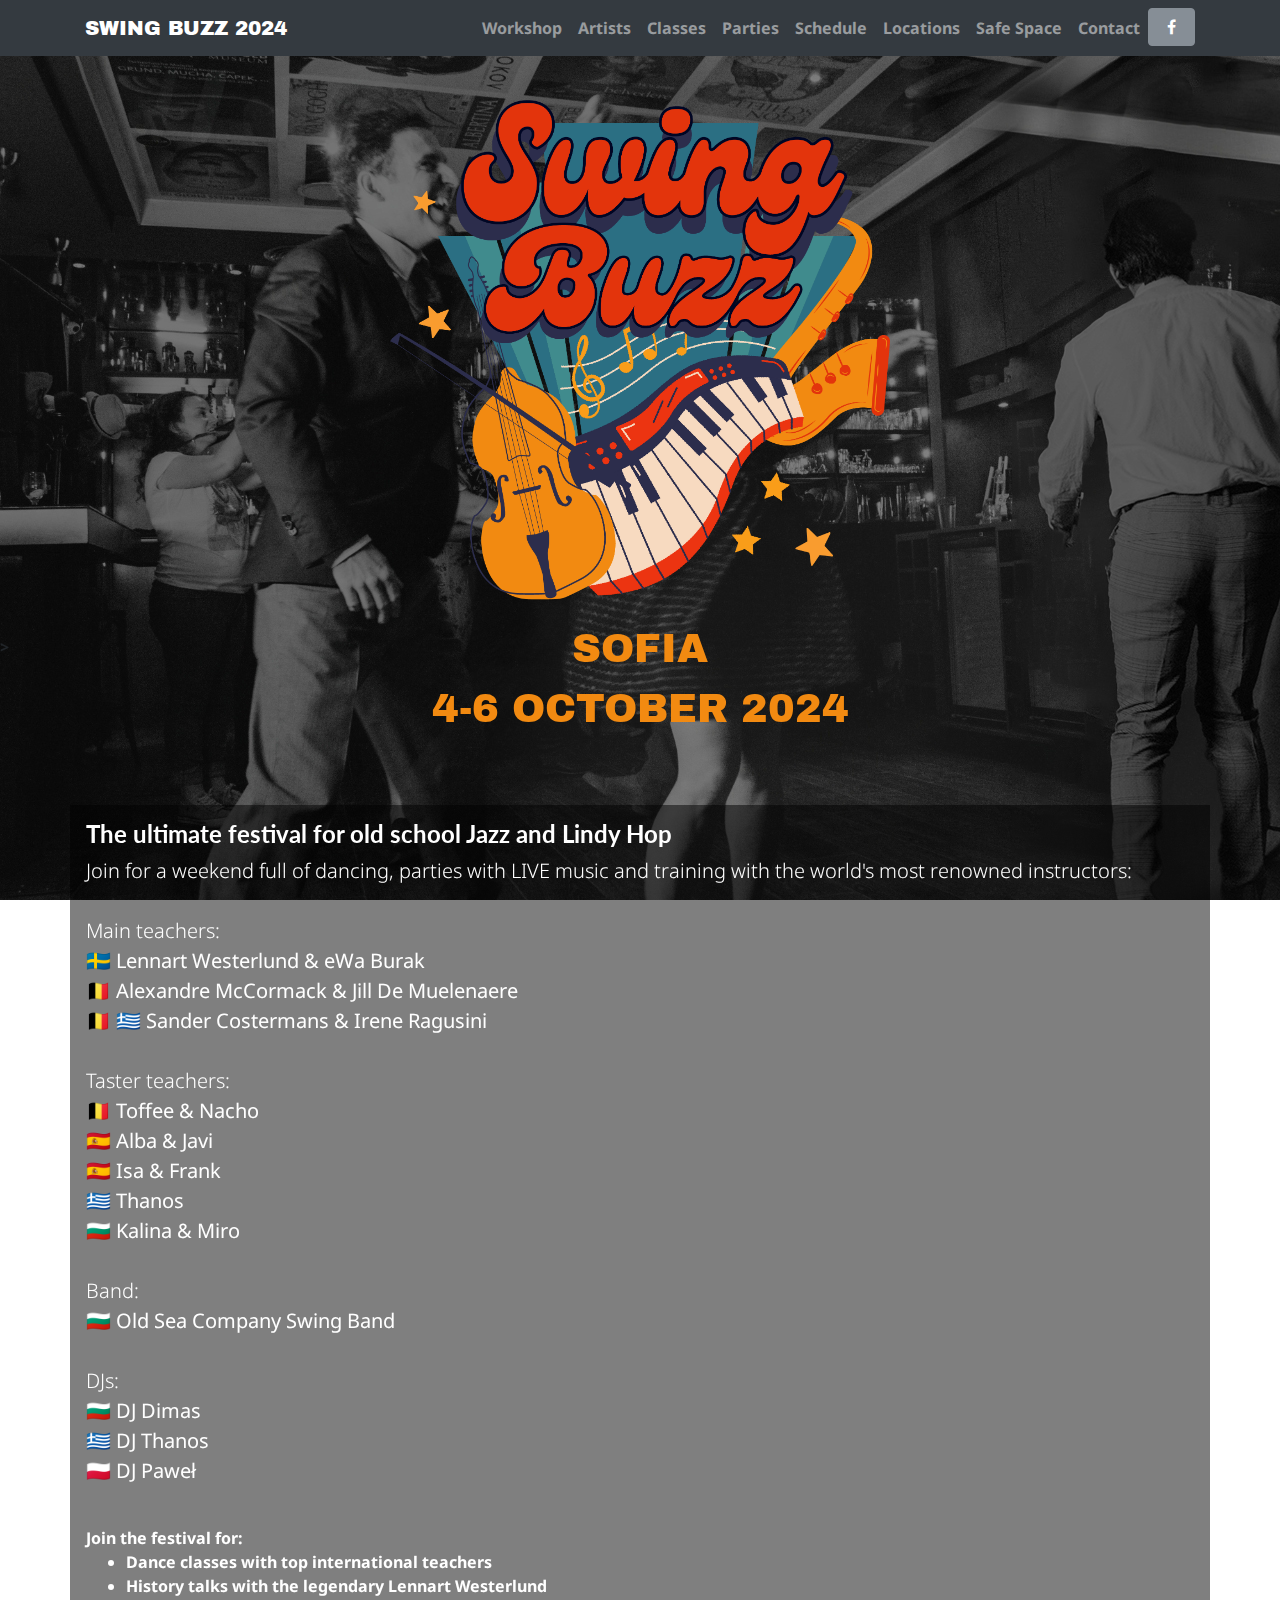
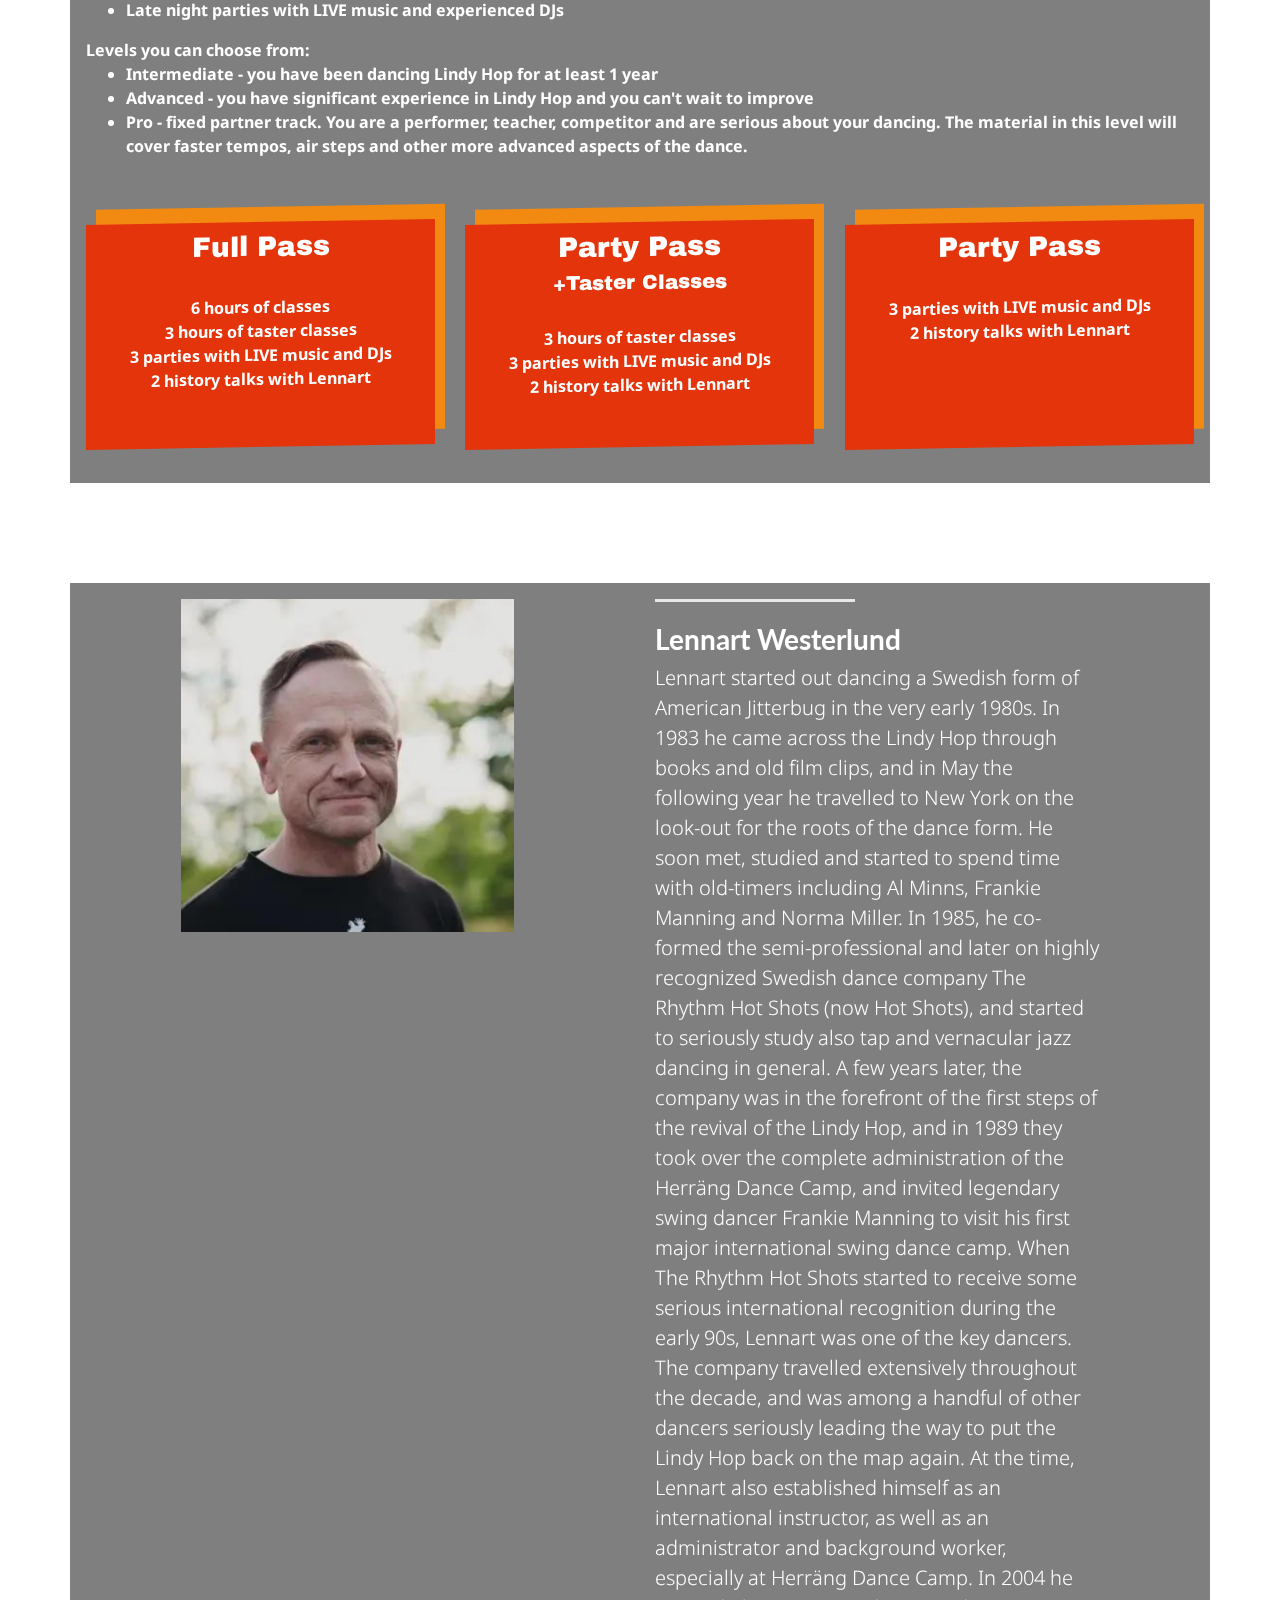
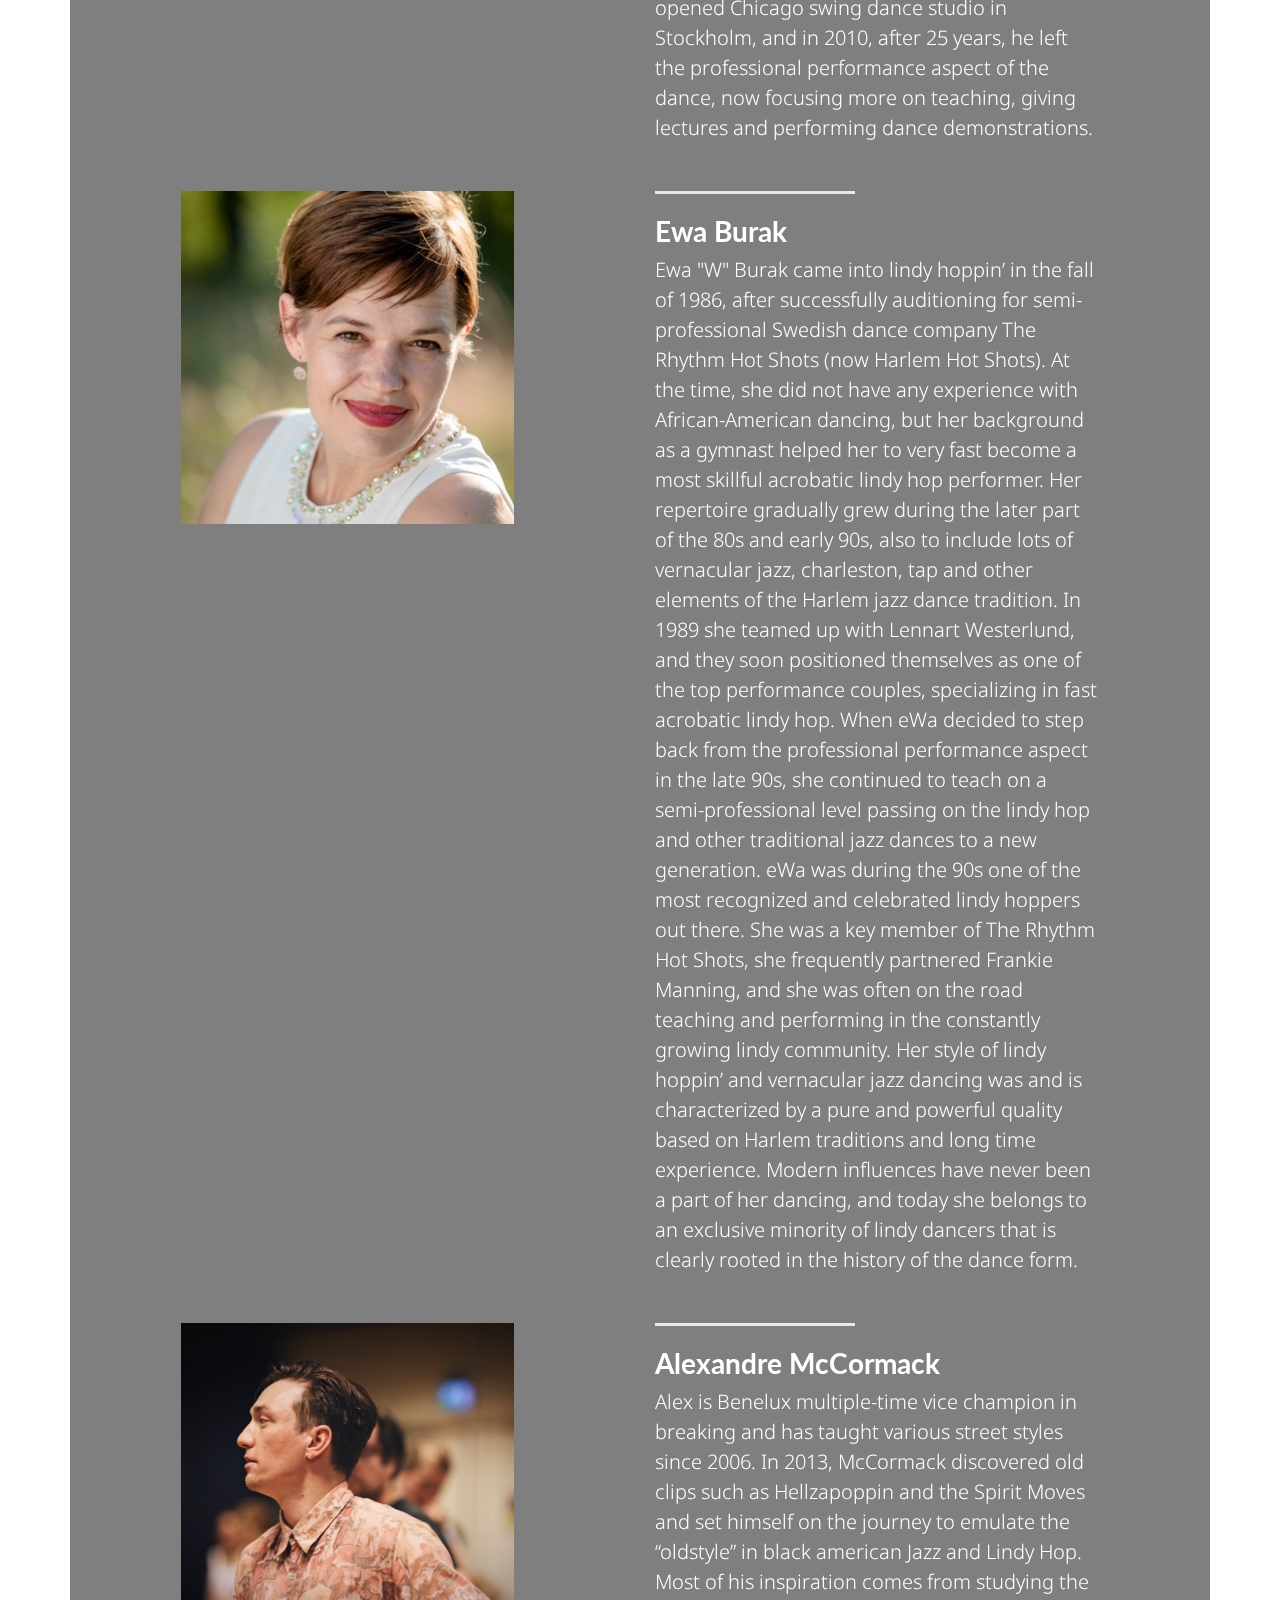
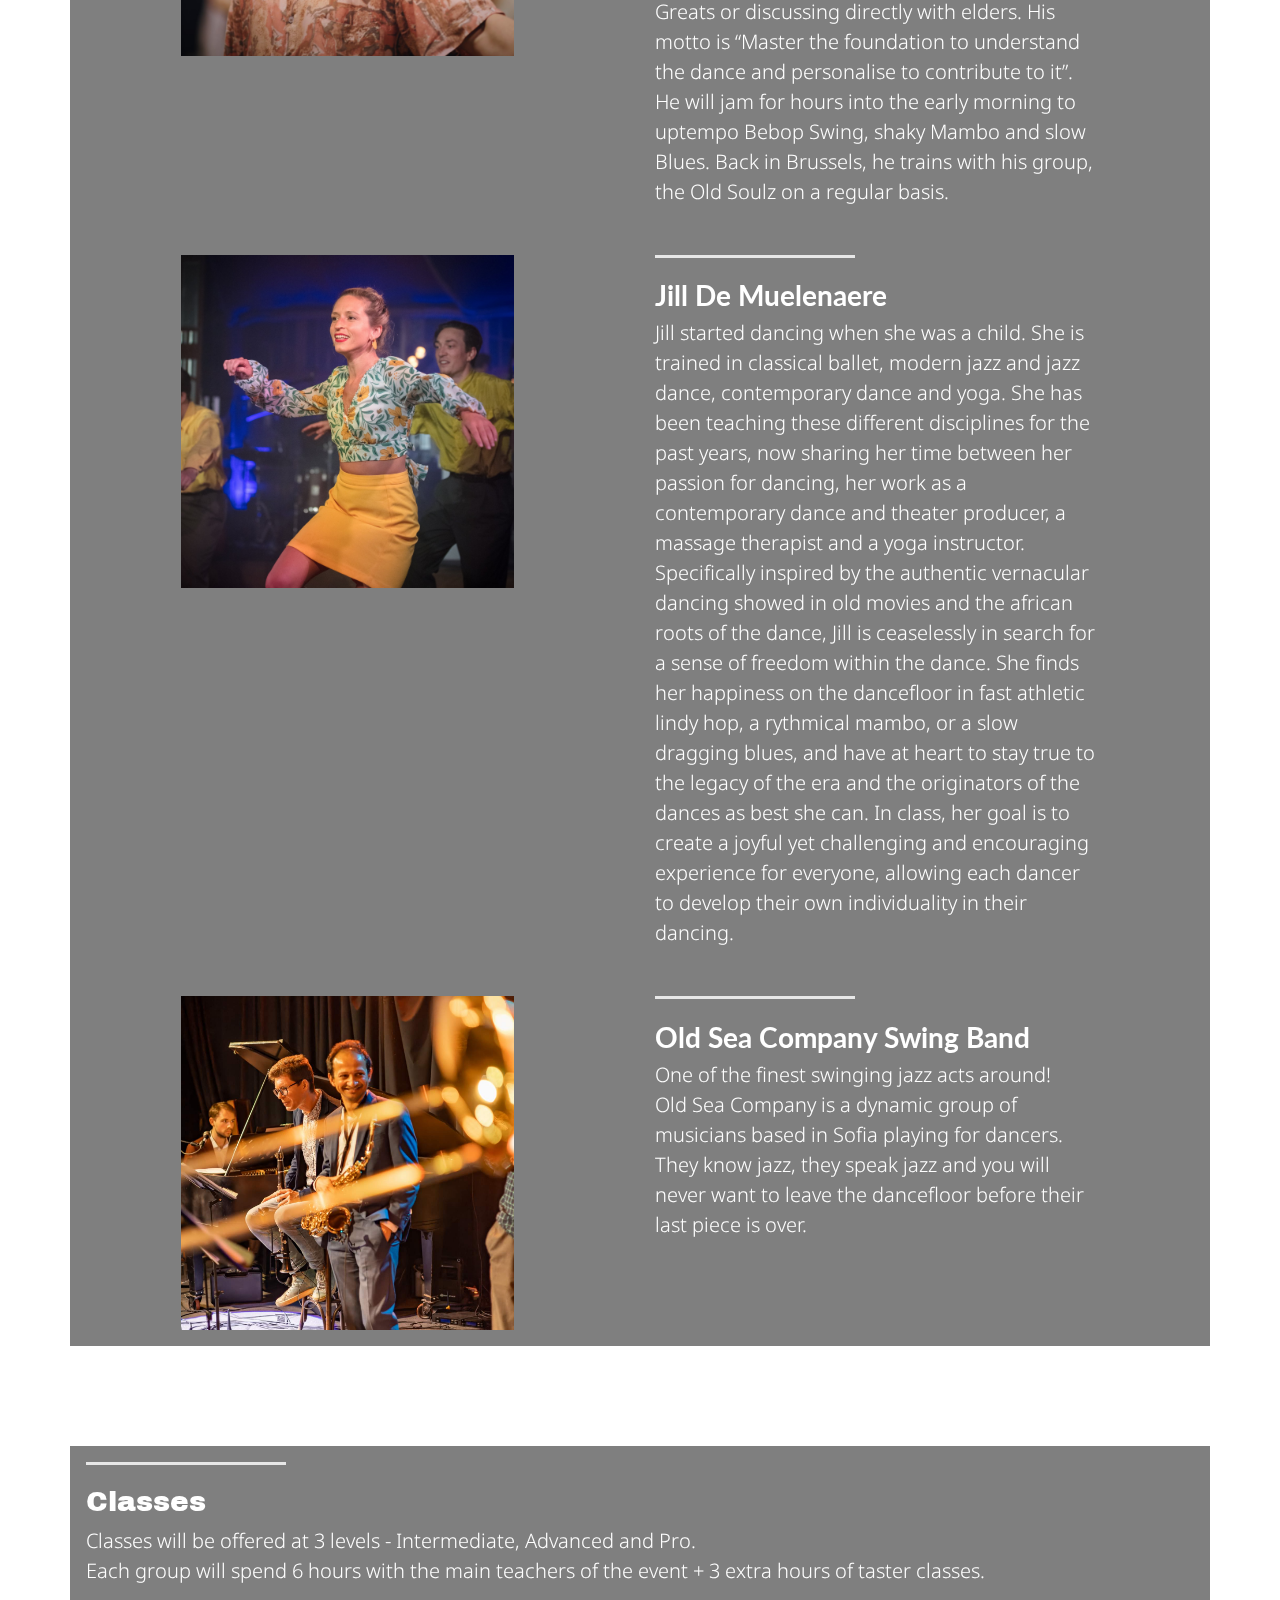
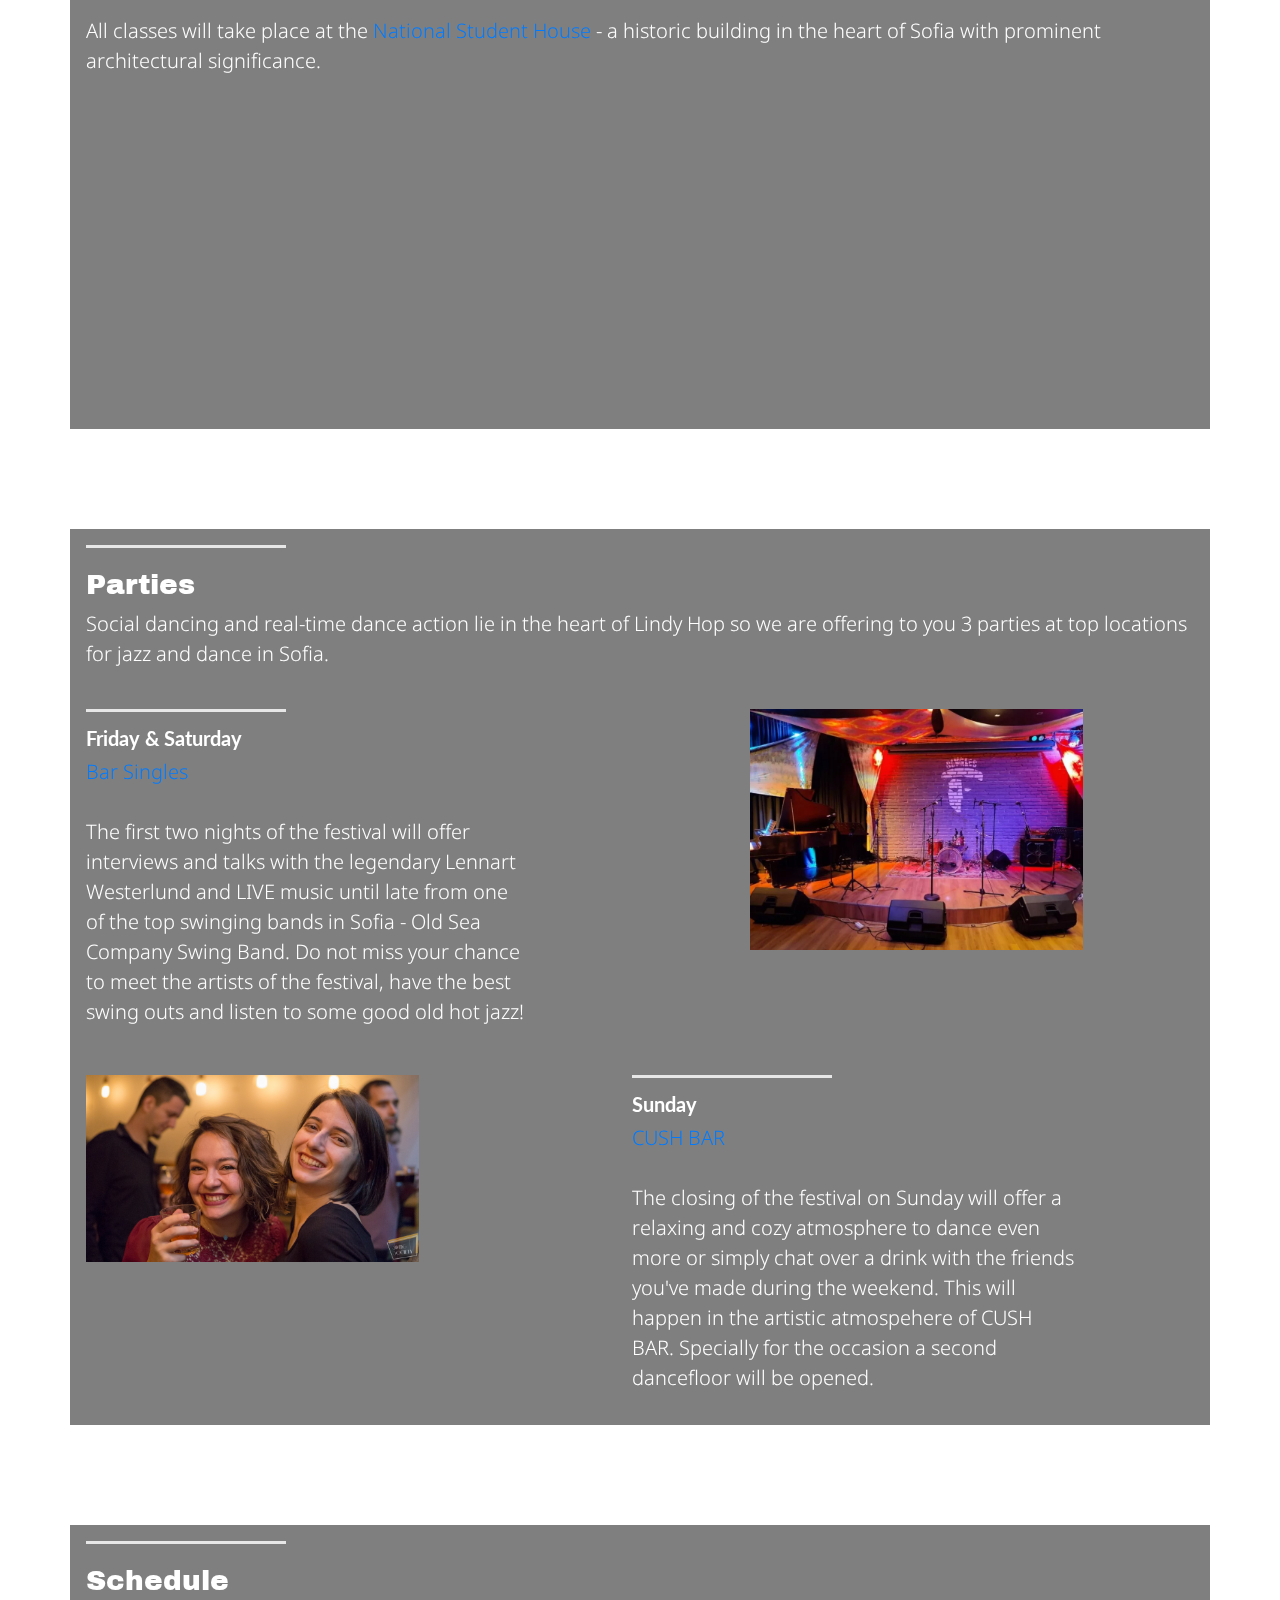
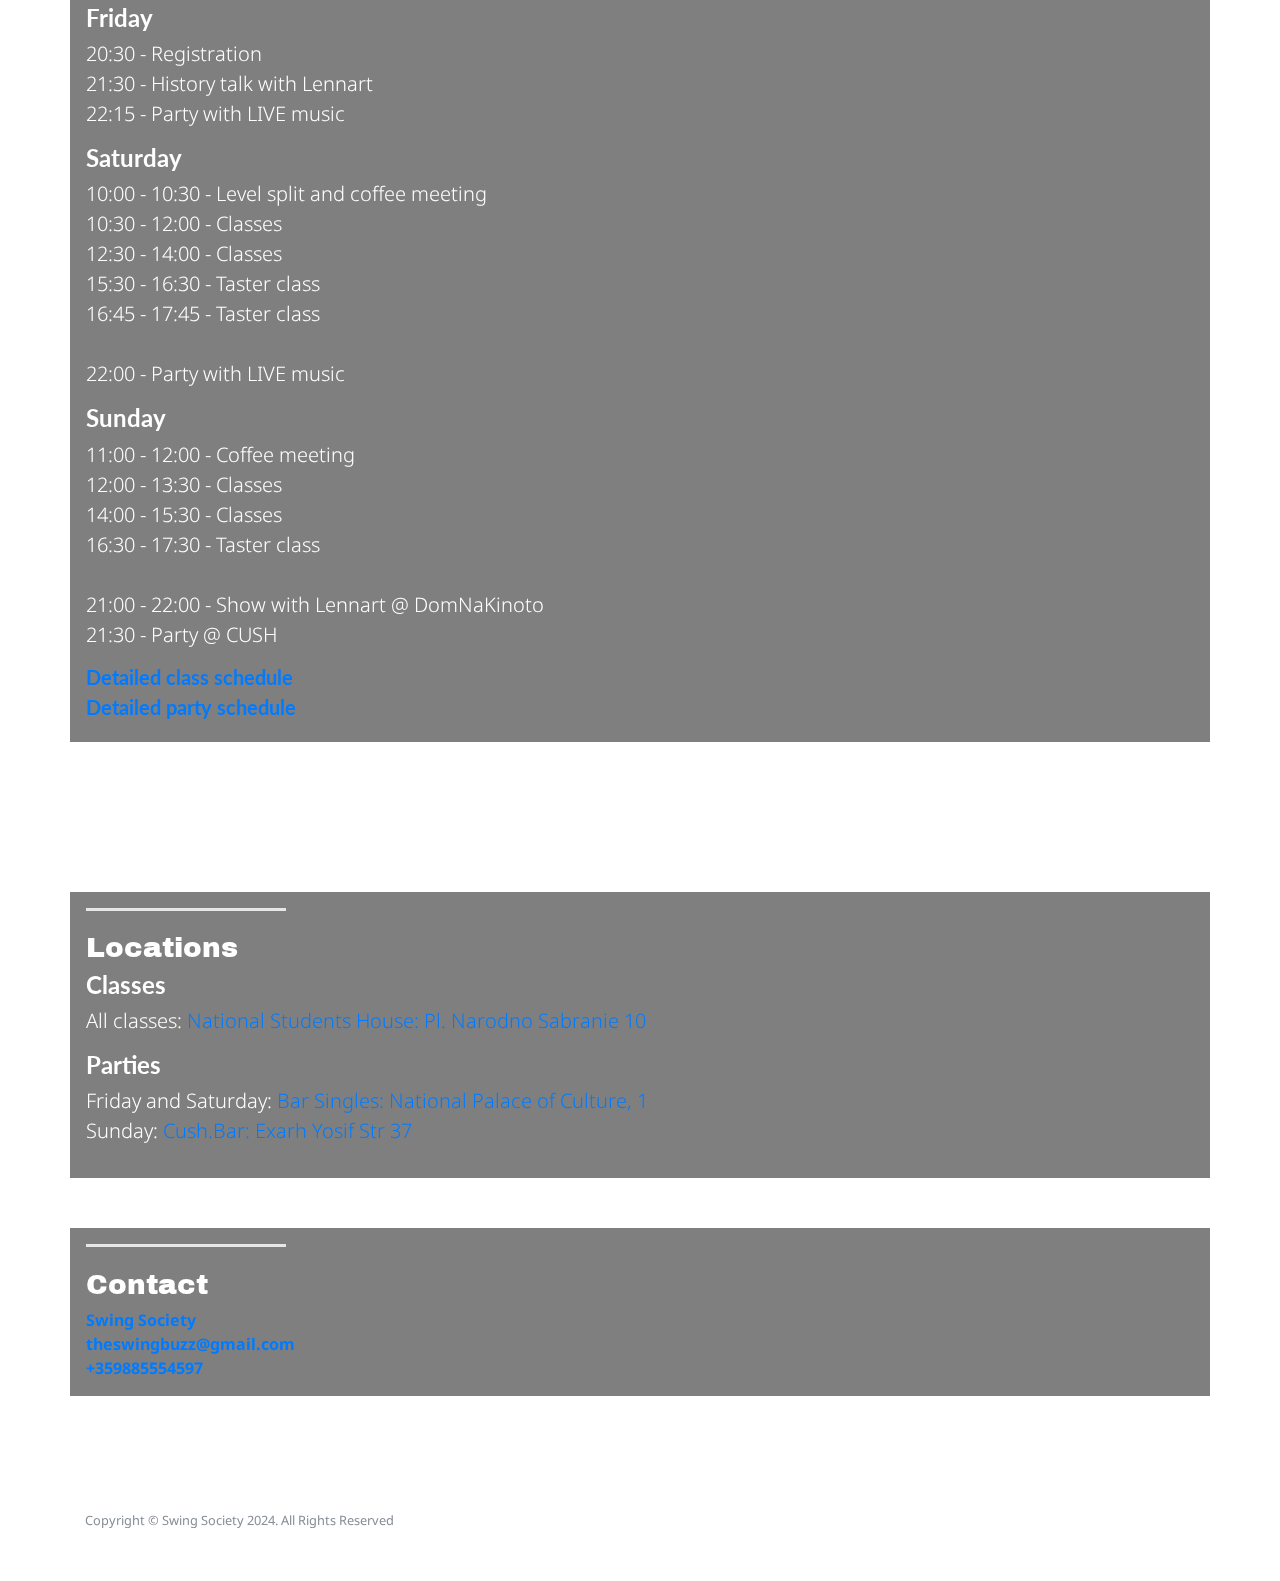
<file: index.html>
﻿<!DOCTYPE html>
<html lang="en" xmlns="http://www.w3.org/1999/xhtml" xmlns:og="http://ogp.me/ns#">

<head>

    <meta charset="utf-8">
    <meta name="viewport" content="width=device-width, initial-scale=1, shrink-to-fit=no">
    <meta name="description" content="A festival for the Harlem roots of Lindy Hop, Authentic Jazz and African Dance">
    <meta name="author" content="">

    <meta property="og:url" content="https://swingbuzz.eu" />
    <meta property="og:type" content="website" />
    <meta property="og:title" content="SWING BUZZ 2024" />
    <meta property="og:description" content="The ultimate festival for old school Jazz and Lindy Hop" />
    <meta property="og:image" content="img/fb-cover.jpg" />
    <meta property="og:image:width" content="1200" />
    <meta property="og:image:height" content="630" />

    <link rel="preconnect" href="https://fonts.googleapis.com">
    <link rel="preconnect" href="https://fonts.gstatic.com" crossorigin>
    <link href="https://fonts.googleapis.com/css2?family=Archivo+Black&display=swap" rel="stylesheet">
    <link href="https://fonts.googleapis.com/css2?family=Noto+Sans:ital,wght@0,100..900;1,100..900&display=swap" rel="stylesheet">

    <title>Swing Buzz</title>

    <!-- Bootstrap core CSS -->
    <link href="vendor/bootstrap/css/bootstrap.min.css" rel="stylesheet">

    <!-- Custom fonts for this template -->
    <link href="vendor/font-awesome/css/font-awesome.min.css" rel="stylesheet" type="text/css">
    <link href="https://fonts.googleapis.com/css?family=Lato:300,400,700,300italic,400italic,700italic" rel="stylesheet" type="text/css">

    <!-- Custom styles for this template -->
    <link href="css/landing-page.css" rel="stylesheet">
    <link href="css/back-to-savoy-2020.css" rel="stylesheet">

    <link rel="icon" href="img/swing-buzz-text-only.png">

</head>

<body>

    <!-- Navigation -->
    <nav class="navbar navbar-expand-lg navbar-dark bg-dark fixed-top">
        <div class="container">
            <a class="navbar-brand archivo-black-regular" style="color: white;" href="#">SWING BUZZ 2024</a>
            <button class="navbar-toggler" type="button" data-toggle="collapse" data-target="#navbarResponsive" aria-controls="navbarResponsive" aria-expanded="false" aria-label="Toggle navigation">
                <span class="navbar-toggler-icon"></span>
            </button>
            <div class="collapse navbar-collapse" id="navbarResponsive">
                <ul class="navbar-nav ml-auto">
                    <li class="nav-item">
                        <a href="#workshop" class="nav-link">
                            Workshop
                        </a>
                    </li>
                    <li class="nav-item">
                        <a href="#teachers" class="nav-link">
                            Artists
                        </a>
                    </li>
                    <li class="nav-item">
                        <a href="#classes" class="nav-link">
                            Classes
                        </a>
                    </li>
                    <li class="nav-item">
                        <a href="#parties" class="nav-link">
                            Parties
                        </a>
                    </li>
                    <li class="nav-item">
                        <a href="#schedule" class="nav-link">
                            Schedule
                        </a>
                    </li>

                    <li class="nav-item"></li>
                        <a href="#locations" class="nav-link">
                            Locations
                        </a>
                    </li>

                    <!-- <li class="nav-item">
                        <a href="register.html" class="nav-link" target="_blank">
                            Register
                        </a>
                    </li> -->

                    <li class="nav-item">
                        <a href="code-of-conduct.pdf" class="nav-link" target="_blank">
                            Safe Space
                        </a>
                    </li>

                    <li class="nav-item">
                        <a href="#contact" class="nav-link">
                            Contact
                        </a>
                    </li>

                    <li class="nav-item">
                        <a href="https://www.facebook.com/profile.php?id=61558998364426" class="btn btn-secondary" target="_blank">
                            <i class="fa fa-facebook fa-fw"></i>
                            <span class="network-name"></span>
                        </a>
                    </li>

                </ul>
            </div>
        </div>
    </nav>

        <div class="div-background"></div>
        
        <p style="margin-top: 100px;">
            <img class="logo" src="img/logo.png" />
        </p>>
        <p class="logo-text archivo-black-regular" style="text-align: center;">
            SOFIA
            <br />
            4-6 OCTOBER 2024
        </p>

        <section id="workshop" class="content-section-a" style="background: transparent; color: white;">
            <div class="container tinted-section">
                <div class="row">
                    <div class="col-lg-12 ml-auto">
                        <h2 style="font-size: 24px;">The ultimate festival for old school Jazz and Lindy Hop</h2>
                        <p class="lead">
                            Join for a weekend full of dancing, parties with LIVE music and training with the world's most renowned instructors:
                            <br />
                            <br />
                            Main teachers:
                            <br />🇸🇪 <b>Lennart Westerlund & eWa Burak</b>
                            <br />🇧🇪 <b>Alexandre McCormack & Jill De Muelenaere</b>
                            <br />🇧🇪 🇬🇷 <b>Sander Costermans & Irene Ragusini</b>

                            <br />
                            <br />
                            Taster teachers:
                            <br />🇧🇪 <b>Toffee & Nacho</b>
                            <br />🇪🇸 <b>Alba & Javi</b>
                            <br />🇪🇸 <b>Isa & Frank</b>
                            <br />🇬🇷 <b>Thanos</b>
                            <br />🇧🇬 <b>Kalina & Miro</b>

                            <br />

                            <br />Band:
                            <br />🇧🇬 <b>Old Sea Company Swing Band</b>

                            <br />
                            <br />
                            DJs:
                            <br />🇧🇬 <b>DJ Dimas</b>
                            <br />🇬🇷 <b>DJ Thanos</b>
                            <br />🇵🇱 <b>DJ Paweł</b>
                        </p>
                        <br />
                        Join the festival for:
                        <ul>
                            <li>Dance classes with top international teachers</li>
                            <li>History talks with the legendary Lennart Westerlund</li>
                            <li>Late night parties with LIVE music and experienced DJs</li>
                        </ul>

                        Levels you can choose from:
                        <ul>
                            <li>Intermediate - you have been dancing Lindy Hop for at least 1 year</li>
                            <li>Advanced - you have significant experience in Lindy Hop and you can't wait to improve</li>
                            <li>Pro - fixed partner track. You are a performer, teacher, competitor and are serious about your dancing.
                                The material in this level will cover
                                faster tempos, air steps and other more advanced aspects of the dance.
                            </li>
                        </ul>

                        <br /> <br />

                        <div class="row passes justify-content-between">
                            <div class="pass col-md col-sm-12">
                                <h3 class="archivo-black-regular">Full Pass</h3>
                                <br />
                                <p>
                                    6 hours of classes
                                    <br />
                                    3 hours of taster classes
                                    <br />
                                    3 parties with LIVE music and DJs
                                    <br />
                                    2 history talks with Lennart
                                    <br />
                                    <br />
                                </p>

                                <!-- <h4>165 €</h4> -->
                            </div>
                            <div class="pass col-md col-sm-12">
                                <h3 class="archivo-black-regular">Party Pass</h3>
                                <h5 class="archivo-black-regular">+Taster Classes</h5>
                                <br />
                                <p>
                                    3 hours of taster classes
                                    <br />
                                    3 parties with LIVE music and DJs
                                    <br />
                                    2 history talks with Lennart
                                    <br />
                                    <br />

                                </p>
                                <!-- <h4>90 €</h4> -->
                            </div>
                            <div class="pass col-md col-sm-12">
                                <h3 class="archivo-black-regular">Party Pass</h3>
                                <br />
                                <p>
                                    3 parties with LIVE music and DJs
                                    <br />
                                    2 history talks with Lennart
                                    <br />
                                    <br />
                                    <br />
                                    <br />

                                </p>
                                <!-- <h4>75 €</h4> -->
                            </div>
                        </div>

                        <!-- <div class="text-center">
                            <a class="btn btn-inline btn-register"
                                href="register.html"
                               target="_blank">
                                Register
                            </a>
                        </div> -->
                    </div>
                </div>

            </div>
            <!-- /.container -->
        </section>

        <section id="teachers" class="content-section-b">
            <div class="container tinted-section">
                <div class="row">
                    <div class="col-lg-5 mr-auto order-lg-2">
                        <h3 class="subsection-heading">Lennart Westerlund</h3>
                        <p class="lead">
                            Lennart started out dancing a Swedish form of American Jitterbug in the very early 1980s. In 1983 he came across the Lindy Hop through books and old film clips, and in May the following year he travelled to New York on the look-out for the roots of the dance form. He soon met, studied and started to spend time with old-timers including Al Minns, Frankie Manning and Norma Miller. In 1985, he co-formed the semi-professional and later on highly recognized Swedish dance company The Rhythm Hot Shots (now Hot Shots), and started to seriously study also tap and vernacular jazz dancing in general. A few years later, the company was in the forefront of the first steps of the revival of the Lindy Hop, and in 1989 they took over the complete administration of the Herräng Dance Camp, and invited legendary swing dancer Frankie Manning to visit his first major international swing dance camp.

When The Rhythm Hot Shots started to receive some serious international recognition during the early 90s, Lennart was one of the key dancers. The company travelled extensively throughout the decade, and was among a handful of other dancers seriously leading the way to put the Lindy Hop back on the map again. At the time, Lennart also established himself as an international instructor, as well as an administrator and background worker, especially at Herräng Dance Camp. In 2004 he opened Chicago swing dance studio in Stockholm, and in 2010, after 25 years, he left the professional performance aspect of the dance, now focusing more on teaching, giving lectures and performing dance demonstrations.
                        </p>
                    </div>
                    <div class="col-lg-5 ml-auto order-lg-1">
                        <img class="img-fluid max-width-75" src="img/lennart.jpg" alt="">
                    </div>
                </div>

                <div class="row profile-row">
                    <div class="col-lg-5 mr-auto order-lg-2">
                        <h3 class="subsection-heading">Ewa Burak</h3>
                        <p class="lead">
                            Ewa "W" Burak came into lindy hoppin’ in the fall of 1986, after successfully auditioning for semi-professional Swedish dance company The Rhythm Hot Shots (now Harlem Hot Shots). At the time, she did not have any experience with African-American dancing, but her background as a gymnast helped her to very fast become a most skillful acrobatic lindy hop performer. Her repertoire gradually grew during the later part of the 80s and early 90s, also to include lots of vernacular jazz, charleston, tap and other elements of the Harlem jazz dance tradition. In 1989 she teamed up with Lennart Westerlund, and they soon positioned themselves as one of the top performance couples, specializing in fast acrobatic lindy hop. When eWa decided to step back from the professional performance aspect in the late 90s, she continued to teach on a semi-professional level passing on the lindy hop and other traditional jazz dances to a new generation. 

eWa was during the 90s one of the most recognized and celebrated lindy hoppers out there. She was a key member of The Rhythm Hot Shots, she frequently partnered Frankie Manning, and she was often on the road teaching and performing in the constantly growing lindy community. Her style of lindy hoppin’ and vernacular jazz dancing was and is characterized by a pure and powerful quality based on Harlem traditions and long time experience. Modern influences have never been a part of her dancing, and today she belongs to an exclusive minority of lindy dancers that is clearly rooted in the history of the dance form. 
                        </p>
                    </div>
                    <div class="col-lg-5 ml-auto order-lg-1">
                        <img class="img-fluid max-width-75" src="img/ewa.jpg" alt="">
                    </div>
                </div>

                <div class="row profile-row">
                    <div class="col-lg-5 mr-auto order-lg-2">
                        <h3 class="subsection-heading">Alexandre McCormack</h3>
                        <p class="lead">
                            Alex is Benelux multiple-time vice champion in breaking and
                            has taught various street styles since 2006. In 2013,
                            McCormack discovered old clips such as Hellzapoppin and
                            the Spirit Moves and set himself on the journey to emulate
                            the “oldstyle” in black american Jazz and Lindy Hop. Most of
                            his inspiration comes from studying the Greats or discussing
                            directly with elders. His motto is “Master the foundation to
                            understand the dance and personalise to contribute to it”. He
                            will jam for hours into the early morning to uptempo Bebop
                            Swing, shaky Mambo and slow Blues. Back in Brussels, he
                            trains with his group, the Old Soulz on a regular basis.
                        </p>
                    </div>
                    <div class="col-lg-5 ml-auto order-lg-1">
                        <img class="img-fluid max-width-75" src="img/alex.jpg" alt="">
                    </div>
                </div>

                <div class="row profile-row">
                    <div class="col-lg-5 mr-auto order-lg-2">
                        <h3 class="subsection-heading">Jill De Muelenaere</h3>
                        <p class="lead">
                            Jill started dancing when she was a child. She is trained in
                            classical ballet, modern jazz and jazz dance, contemporary
                            dance and yoga. She has been teaching these different
                            disciplines for the past years, now sharing her time between
                            her passion for dancing, her work as a contemporary dance
                            and theater producer, a massage therapist and a yoga
                            instructor.
                            <br />
                            Specifically inspired by the authentic vernacular dancing
                            showed in old movies and the african roots of the dance, Jill is
                            ceaselessly in search for a sense of freedom within the dance.
                            She finds her happiness on the dancefloor in fast athletic
                            lindy hop, a rythmical mambo, or a slow dragging blues, and
                            have at heart to stay true to the legacy of the era and the
                            originators of the dances as best she can. In class, her goal is
                            to create a joyful yet challenging and encouraging experience
                            for everyone, allowing each dancer to develop their own
                            individuality in their dancing.
                    </div>
                    <div class="col-lg-5 ml-auto order-lg-1">
                        <img class="img-fluid max-width-75" src="img/jill.jpg" alt="">
                    </div>
                </div>

                <div class="row profile-row">
                    <div class="col-lg-5 mr-auto order-lg-2">
                        <h3 class="subsection-heading">Old Sea Company Swing Band</h3>
                        <p class="lead">
                            One of the finest swinging jazz acts around!
                            <br />
                            Old Sea Company is a dynamic group of musicians based in Sofia
                            playing for dancers. They know jazz, they speak jazz and you will
                            never want to leave the dancefloor before their last piece is over.
                    </div>
                    <div class="col-lg-5 ml-auto order-lg-1">
                        <img class="img-fluid max-width-75" src="img/old-sea.jpg" alt="">
                    </div>
                </div>
            </div>
        </section>

        <section id="classes" class="content-section-a" style="background: transparent; color: white;">
            <div class="container tinted-section">
                <div class="row">
                    <div class="col-lg-12 ml-auto">
                        <h3 class="subsection-heading archivo-black-regular">Classes</h3>
                        <p class="lead">
                            Classes will be offered at 3 levels - Intermediate, Advanced and Pro.
                            <br />
                            Each group will spend 6 hours with the main teachers of the event + 3 extra hours of taster classes.
                            <br />
                            <br />
                            All classes will take place at the <a href="https://maps.app.goo.gl/g2BEvoZDAjL1t54N9" target="_blank">National Student House</a>
                            - a historic building in the heart of Sofia with prominent architectural significance. 
                        </p>
                        <iframe class="max-width-75"
                                    width="560"
                                    height="315"
                                    src="https://www.youtube.com/embed/CtnB3fb5A_Q?si=RE2qISVvasJDCjwB"
                                    title="YouTube video player"
                                    frameborder="0"
                                    allow="accelerometer; autoplay; clipboard-write; encrypted-media; gyroscope; picture-in-picture; web-share"
                                    referrerpolicy="strict-origin-when-cross-origin"
                                    allowfullscreen>
                                </iframe>
                    </div>
                    
                    </div>
                </div>
            </div>
        </section>

        <section id="parties" class="content-section-b" style="background: transparent; color: white;">
            <div class="container tinted-section">
                <div class="row">
                    <div class="col-lg-12 ml-auto">
                        <h3 class="subsection-heading archivo-black-regular">Parties</h3>
                        <p class="lead">Social dancing and real-time dance action lie in the heart of Lindy Hop so we are offering to you 3 parties at top locations for jazz and dance in Sofia.</p>
                        <br />

                        <div class="row">
                            <div class="col-lg-5 mr-auto">
                                <h5 class="subsection-heading">Friday & Saturday</h5>
                                <p class="lead">
                                    <a href="https://www.facebook.com/BarSinglesSofia/about" target="_blank">
                                        Bar Singles
                                    </a>

                                    <br /><br />
                                    The first two nights of the festival will offer interviews and talks with the legendary Lennart Westerlund
                                    and LIVE music until late from one of the top swinging bands in Sofia - Old Sea Company Swing Band. Do not miss your chance to
                                    meet the artists of the festival, have the best swing outs and listen to some good old hot jazz!
                                </p>
                            </div>
                            <div class="col-lg-5 ml-auto">
                                <img class="img-fluid max-width-75" src="img/singles.webp" alt="">
                            </div>
                        </div>

                        <div class="row profile-row">
                            <div class="col-lg-5 ml-lg-5 order-lg-2">
                                <h5 class="subsection-heading">Sunday</h5>
                                <p class="lead">
                                    <a href="https://www.facebook.com/cush.bar" target="_blank">CUSH BAR</a>

                                    <br /><br />
                                    The closing of the festival on Sunday will offer a relaxing and cozy atmosphere
                                    to dance even more or simply chat over a drink with the friends you've made
                                    during the weekend.
                                    This will happen in the artistic atmospehere of CUSH BAR.
                                    Specially for the occasion a second dancefloor will be opened.
                                </p>
                            </div>
                            <div class="col-lg-5 mr-lg-4 order-lg-1">
                                <img class="img-fluid max-width-75" src="img/sunday-party.jpg" alt="">
                            </div>
                        </div>
                    </div>
                </div>
            </div>
        </section>

        <section id="schedule" class="content-section-a" style="background: transparent; color: white;">
            <div class="container tinted-section">
                <div class="row">
                    <div class="col-lg-12 ml-auto">
                        <h3 class="subsection-heading archivo-black-regular">Schedule</h3>
                        <h4>Friday</h4>
                        <p class="lead">
                            20:30 - Registration
                            <br/>
                            21:30 - History talk with Lennart
                            <br/>
                            22:15 - Party with LIVE music
                        </p>
                        <h4>Saturday</h4>
                        <p class="lead">
                            10:00 - 10:30 - Level split and coffee meeting
                            <br/>
                            10:30 - 12:00 - Classes
                            <br/>
                            12:30 - 14:00 - Classes
                            <br/>
                            15:30 - 16:30 - Taster class
                            <br/>
                            16:45 - 17:45 - Taster class

                            <br/>
                            <br/>
                            22:00 - Party with LIVE music
                        </p>
                        <h4>Sunday</h4>
                        <p class="lead">
                            11:00 - 12:00 - Coffee meeting
                            <br/>
                            12:00 - 13:30 - Classes
                            <br/>
                            14:00 - 15:30 - Classes
                            <br/>
                            16:30 - 17:30 - Taster class

                            <br/>
                            <br/>
                            21:00 - 22:00 - Show with Lennart @ DomNaKinoto
                            <br/>
                            21:30 - Party @ CUSH
                        </p>

                        <h5><a href="class-schedule.pdf" target="_blank">Detailed class schedule</a></h5>
                        <h5><a href="party-schedule.pdf" target="_blank">Detailed party schedule</a></h5>
                    </div>
                </div>
            </div>
        </section>

        <section id="locations" class="content-section-a" style="background: transparent; color: white;"></section>
            <div class="container tinted-section">
                <div class="row">
                    <div class="col-lg-12 ml-auto">
                        <h3 class="subsection-heading archivo-black-regular">Locations</h3>
                        <h4>Classes</h4>
                        <p class="lead">
                            All classes: <a href="https://maps.app.goo.gl/xpsNb15uAeWq6byPA" target="_blank">National Students House: Pl. Narodno Sabranie 10</a>
                        </p>
                        <h4>Parties</h4>
                        <p class="lead">
                            Friday and Saturday: <a href="https://maps.app.goo.gl/7QcWsvjh6KVdS8N59" target="_blank">Bar Singles: National Palace of Culture, 1</a>
                            <br/>
                            Sunday: <a href="https://maps.app.goo.gl/zn2YSqghKZu2DvEG8" target="_blank">Cush.Bar: Exarh Yosif Str 37</a>
                        </p>
                    </div>
                </div>
            </div>
        </section>

        <section id="contact" class="content-section-a" style="background: transparent; color: white;">
            <div class="container tinted-section">
                <div class="row">
                    <div class="col-lg-12 ml-auto">
                        <h3 class="subsection-heading archivo-black-regular">Contact</h3>
                        <a href="http://swingsociety.bg" target="_blank">Swing Society</a>
                        <br />
                        <a href="mailto:theswingbuzz@gmail.com" target="_blank">theswingbuzz@gmail.com</a>
                        <br />
                        <a href="tel:+359885554597" target="_blank">+359885554597</a>
                    </div>
                </div>
            </div>
        </section>
    </div>

    <!-- <div class="text-center">
        <a class="btn btn-inline btn-register"
            href="register.html"
           target="_blank">
            Register
        </a>
    </div> -->

    <!-- Footer -->
    <footer style="background-color: rgba(255, 255, 255, 0.1);">
        <div class="container">
            <p class="copyright text-muted small">Copyright &copy; Swing Society 2024. All Rights Reserved</p>
        </div>
    </footer>

    <!-- Bootstrap core JavaScript -->
    <script src="vendor/jquery/jquery.min.js"></script>
    <script src="vendor/popper/popper.min.js"></script>
    <script src="vendor/bootstrap/js/bootstrap.min.js"></script>
    <script>
        $("#navbarResponsive").on('show.bs.collapse', function () {
            $('a.nav-link').click(function () {
                $("#navbarResponsive").collapse('hide');
            });
        });
    </script>
</body>

</html>
</file>
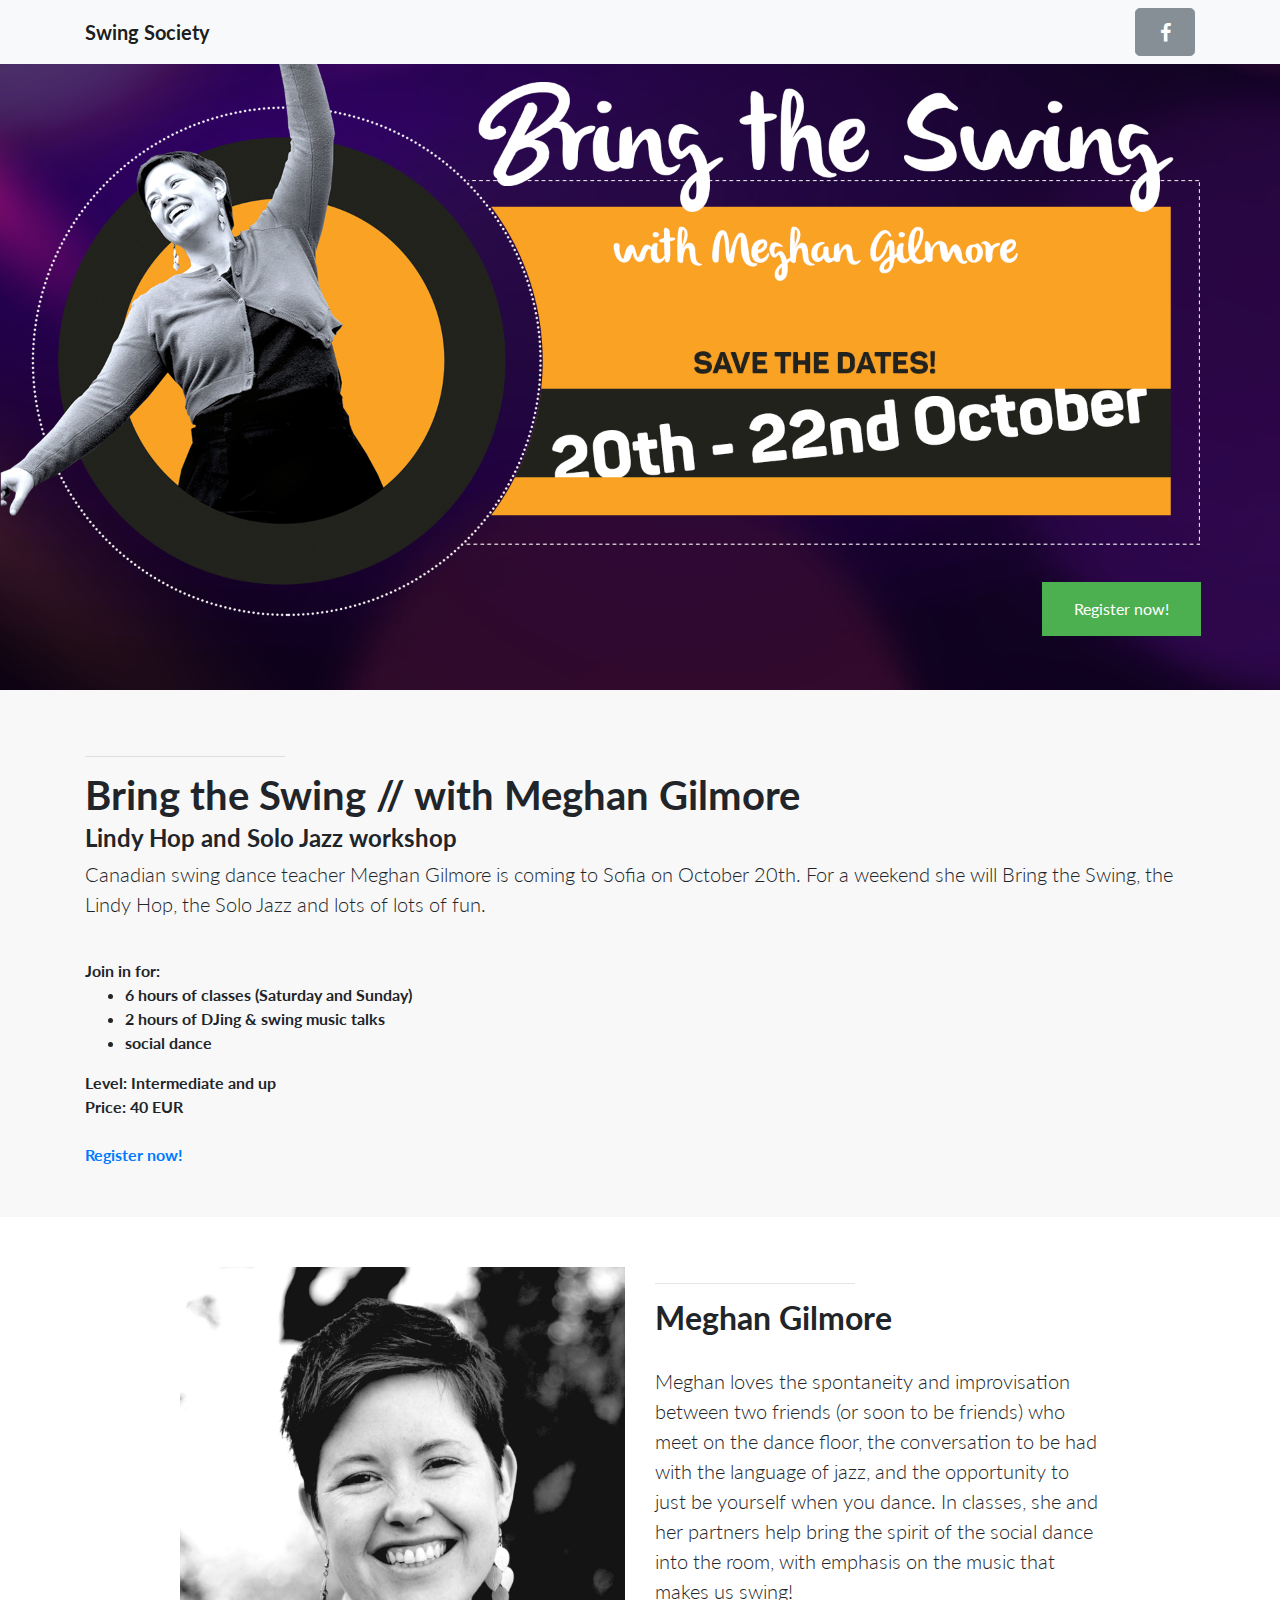
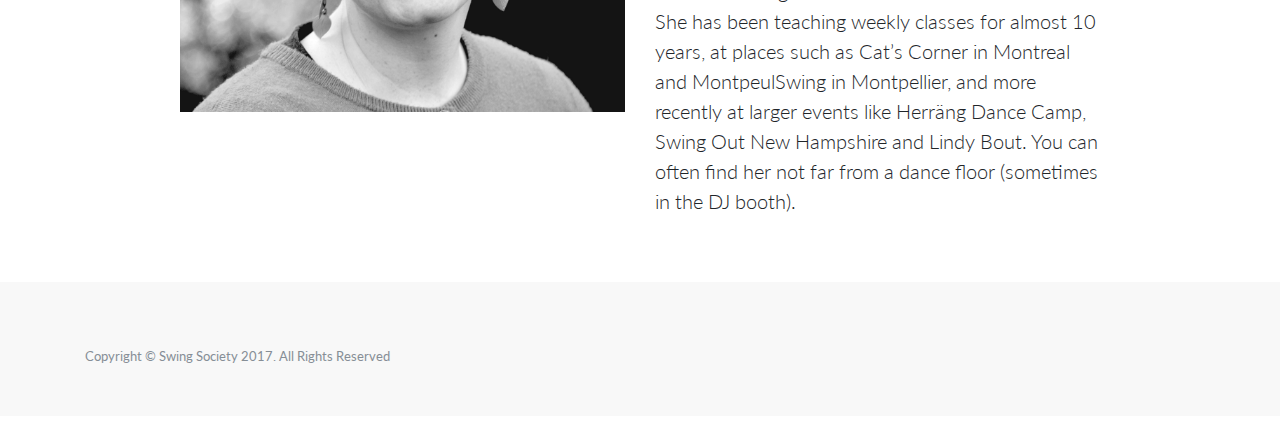
<file: bring-the-swing.html>
<!DOCTYPE html>
<html lang="en" xmlns="http://www.w3.org/1999/xhtml"
xmlns:og="http://ogp.me/ns#">

  <head>

    <meta charset="utf-8">
    <meta name="viewport" content="width=device-width, initial-scale=1, shrink-to-fit=no">
    <meta name="description" content="">
    <meta name="author" content="">

    <meta property="og:image" content="img/cover-meghan.png" />

    <title>Bring the Swing</title>

    <!-- Bootstrap core CSS -->
    <link href="vendor/bootstrap/css/bootstrap.min.css" rel="stylesheet">

    <!-- Custom fonts for this template -->
    <link href="vendor/font-awesome/css/font-awesome.min.css" rel="stylesheet" type="text/css">
    <link href="https://fonts.googleapis.com/css?family=Lato:300,400,700,300italic,400italic,700italic" rel="stylesheet" type="text/css">

    <!-- Custom styles for this template -->
    <link href="css/landing-page.css" rel="stylesheet">
	<link href="css/bring-the-swing.css" rel="stylesheet">

  </head>

  <body>

    <!-- Navigation -->
    <nav class="navbar navbar-expand-lg navbar-light bg-light fixed-top">
      <div class="container">
        <a class="navbar-brand" href="index.html">Swing Society</a>
        <button class="navbar-toggler" type="button" data-toggle="collapse" data-target="#navbarResponsive" aria-controls="navbarResponsive" aria-expanded="false" aria-label="Toggle navigation">
          <span class="navbar-toggler-icon"></span>
        </button>
        <div class="collapse navbar-collapse" id="navbarResponsive">
          <ul class="navbar-nav ml-auto">
            <li class="nav-item">
                <a href="https://www.facebook.com/events/145989079330797" class="btn btn-secondary btn-lg" target="_blank">
                  <i class="fa fa-facebook fa-fw"></i>
                  <span class="network-name"></span>
                </a>
          </ul>
        </div>
      </div>
    </nav>

    <div  class="cover">
    <a href="https://docs.google.com/forms/d/e/1FAIpQLScarLF2VnCBOh6FwLyYTg8I_d4ctc_4nj_hhu2xodnc6RkCDw/viewform?usp=sf_link" target="_blank">
        <img class="img-meghan" src="img/cover-meghan.png" />
		<input type="button" class="btn-workshop" value="Register now!">
    </a>
	</div>

    <!-- Page Content -->
    <section class="content-section-a">

      <div class="container">
        <div class="row">
          <div class="col-lg-12 ml-auto">
            <hr class="section-heading-spacer">
            <div class="clearfix"></div>
            <h1>Bring the Swing // with Meghan Gilmore</h1>
            <h2 style="font-size: 24px;">Lindy Hop and Solo Jazz workshop</h2>
            <p class="lead">Canadian swing dance teacher Meghan Gilmore is coming to Sofia on October 20th.
                For a weekend she will Bring the Swing, the Lindy Hop, the Solo Jazz and lots of lots of fun.
            </p>
                <br />
                Join in for:
                <ul>
                    <li>6 hours of classes (Saturday and Sunday)</li>
                    <li>2 hours of DJing &amp; swing music talks</li>
                    <li>social dance</li>
                </ul>

                Level: Intermediate and up
                <br />
                Price: 40 EUR

                <br /> <br />

                <a href="https://docs.google.com/forms/d/e/1FAIpQLScarLF2VnCBOh6FwLyYTg8I_d4ctc_4nj_hhu2xodnc6RkCDw/viewform?usp=sf_link"
                target="_blank">
                    Register now!
                </a>
          </div>
        </div>

      </div>
      <!-- /.container -->
    </section>

    <section class="content-section-b">

      <div class="container">

        <div class="row">
          <div class="col-lg-5 mr-auto order-lg-2">
            <hr class="section-heading-spacer">
            <div class="clearfix"></div>
            <h2 class="section-heading">Meghan Gilmore</h2>
            <p class="lead">Meghan loves the spontaneity and improvisation between two friends (or soon to be friends) who meet on the dance floor, the conversation to be had with the language of jazz, and the opportunity to just be yourself when you dance. In classes, she and her partners help bring the spirit of the social dance into the room, with emphasis on the music that makes us swing!

                <br />
She has been teaching weekly classes for almost 10 years, at places such as Cat’s Corner in Montreal and MontpeulSwing in Montpellier, and more recently at larger events like Herräng Dance Camp, Swing Out New Hampshire and Lindy Bout. You can often find her not far from a dance floor (sometimes in the DJ booth).</p>
          </div>
          <div class="col-lg-5 ml-auto order-lg-1">
              <a href="https://www.facebook.com/events/497985690535720/" target="_blank">
                  <img class="img-fluid" src="img/meghan-profile.jpg" alt="">
              </a>
          </div>
        </div>

      </div>
      <!-- /.container -->

    </section>
    <!-- /.content-section-b -->

    <!-- Footer -->
    <footer>
      <div class="container">
        <p class="copyright text-muted small">Copyright &copy; Swing Society 2017. All Rights Reserved</p>
      </div>
    </footer>

    <!-- Bootstrap core JavaScript -->
    <script src="vendor/jquery/jquery.min.js"></script>
    <script src="vendor/popper/popper.min.js"></script>
    <script src="vendor/bootstrap/js/bootstrap.min.js"></script>

  </body>

</html>
</file>
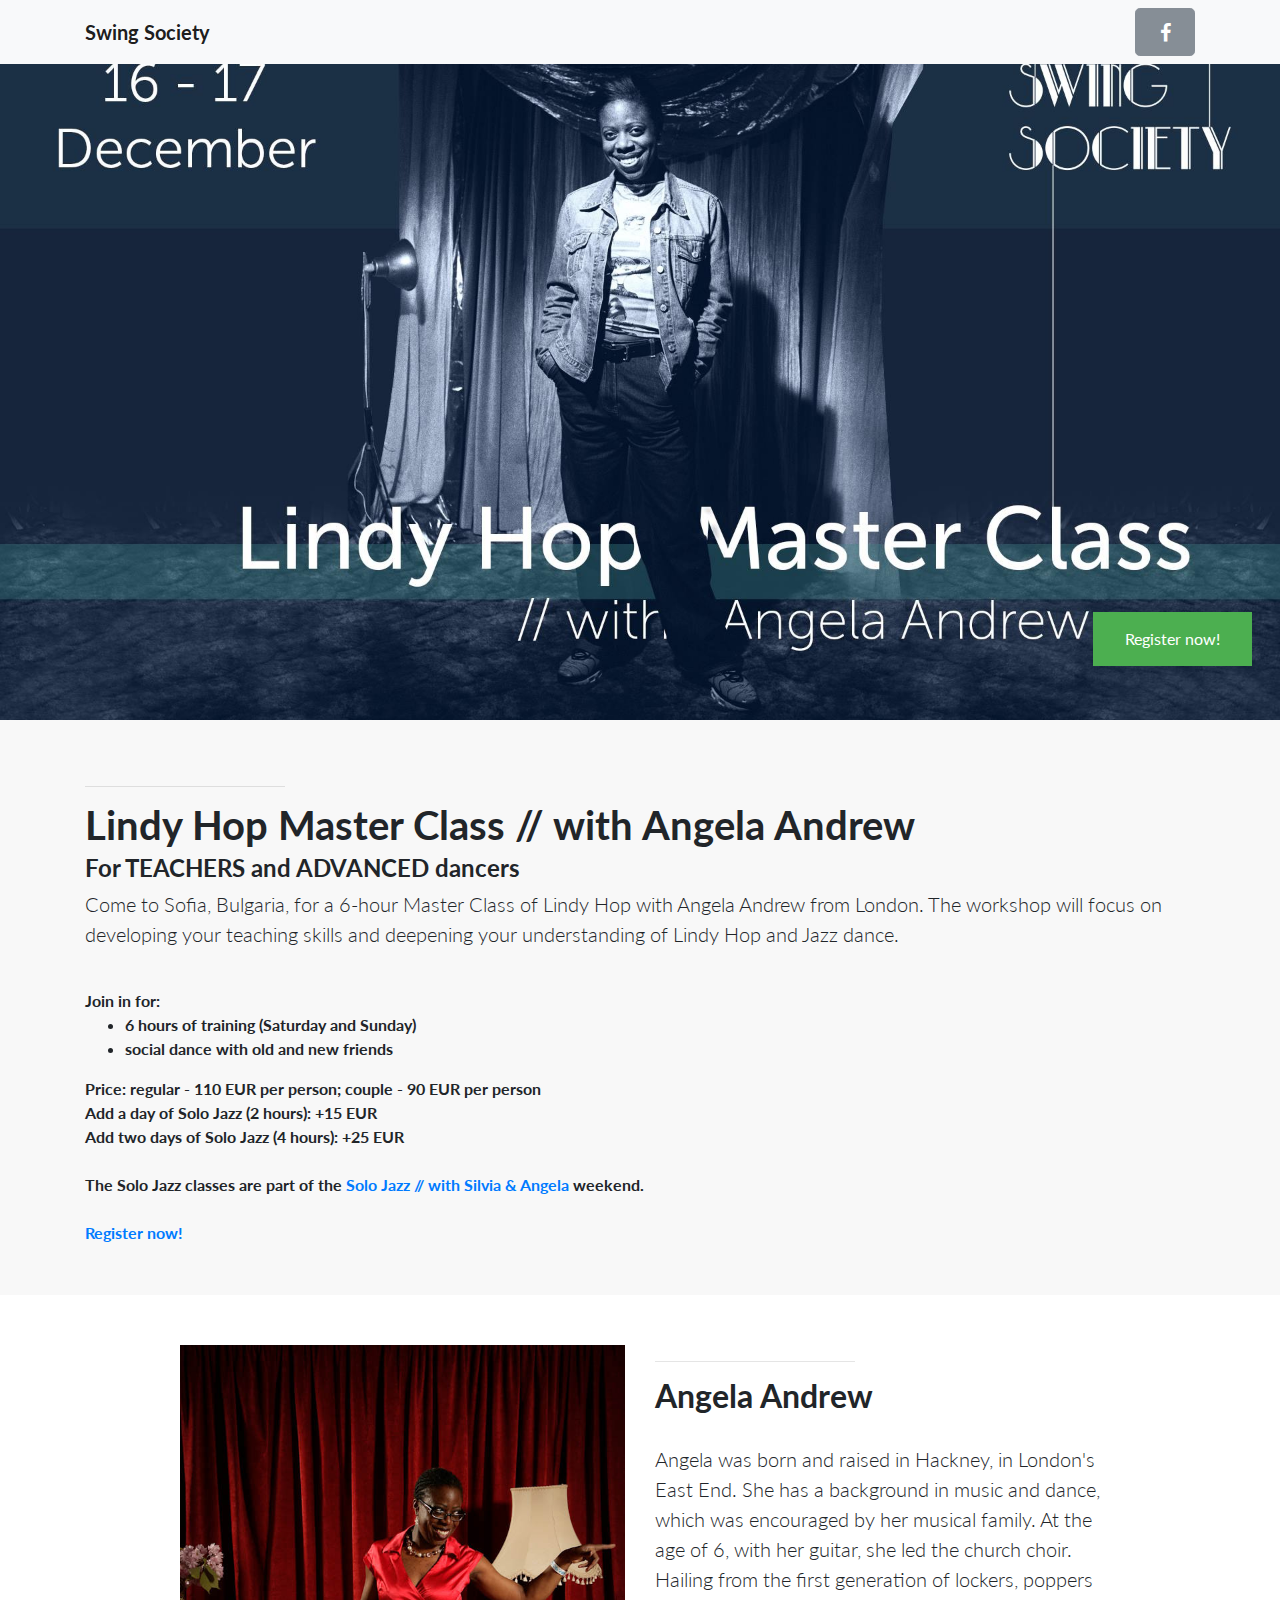
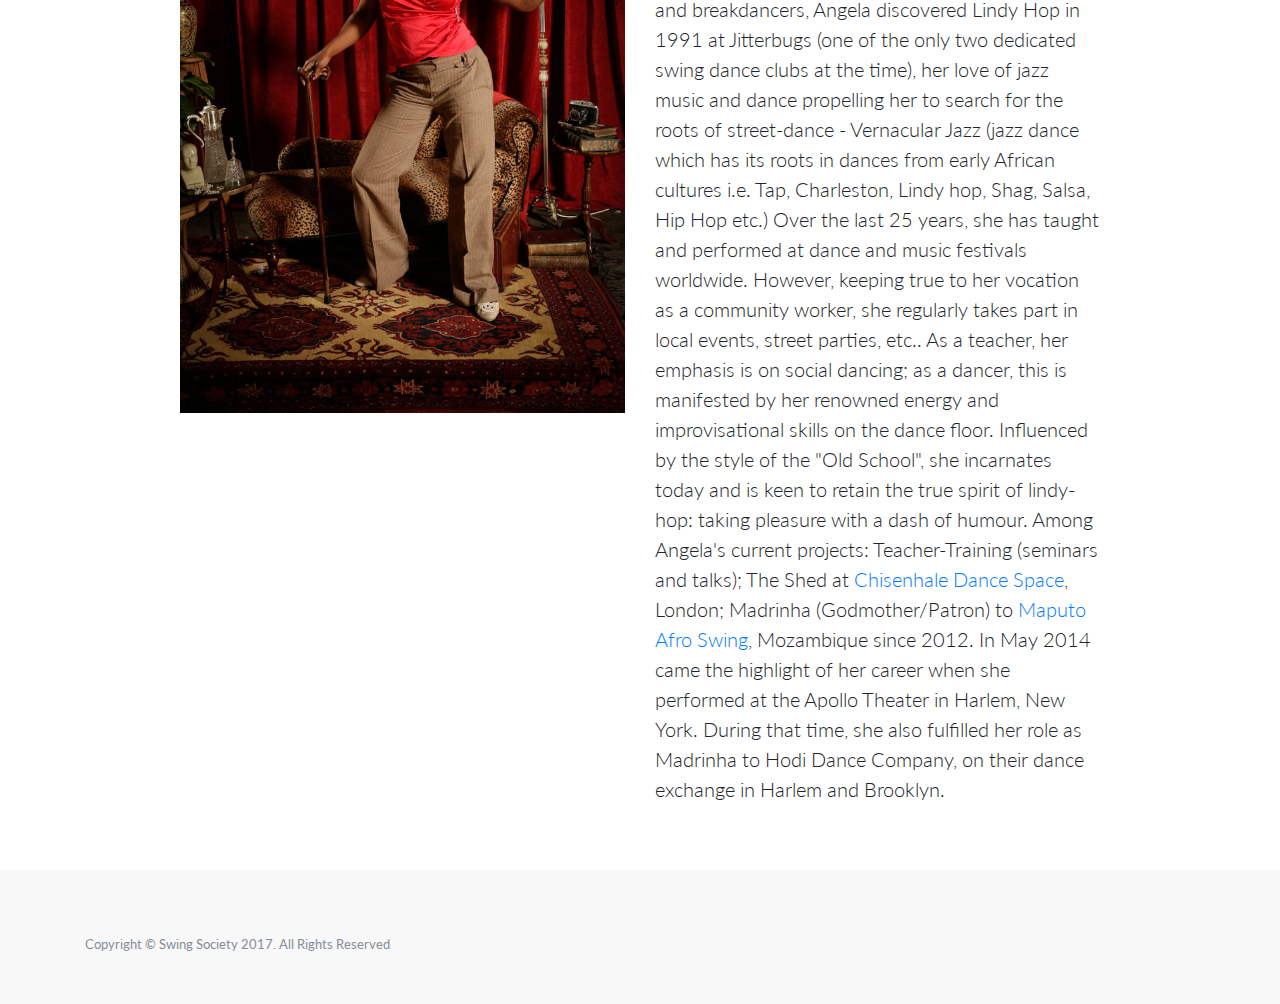
<file: master-class.html>
<!DOCTYPE html>
<html lang="en" xmlns="http://www.w3.org/1999/xhtml"
xmlns:og="http://ogp.me/ns#">

  <head>

    <meta charset="utf-8">
    <meta name="viewport" content="width=device-width, initial-scale=1, shrink-to-fit=no">
    <meta name="description" content="">
    <meta name="author" content="">

    <meta property="og:image" content="img/cover-angela.png" />

    <title>Master Class with Angela Andrew</title>

    <!-- Bootstrap core CSS -->
    <link href="vendor/bootstrap/css/bootstrap.min.css" rel="stylesheet">

    <!-- Custom fonts for this template -->
    <link href="vendor/font-awesome/css/font-awesome.min.css" rel="stylesheet" type="text/css">
    <link href="https://fonts.googleapis.com/css?family=Lato:300,400,700,300italic,400italic,700italic" rel="stylesheet" type="text/css">

    <!-- Custom styles for this template -->
    <link href="css/landing-page.css" rel="stylesheet">
	<link href="css/master-class.css" rel="stylesheet">

  </head>

  <body>

    <!-- Navigation -->
    <nav class="navbar navbar-expand-lg navbar-light bg-light fixed-top">
      <div class="container">
        <a class="navbar-brand" href="index.html">Swing Society</a>
        <button class="navbar-toggler" type="button" data-toggle="collapse" data-target="#navbarResponsive" aria-controls="navbarResponsive" aria-expanded="false" aria-label="Toggle navigation">
          <span class="navbar-toggler-icon"></span>
        </button>
        <div class="collapse navbar-collapse" id="navbarResponsive">
          <ul class="navbar-nav ml-auto">
            <li class="nav-item">
                <a href="https://www.facebook.com/events/1853093604708035" class="btn btn-secondary btn-lg" target="_blank">
                  <i class="fa fa-facebook fa-fw"></i>
                  <span class="network-name"></span>
                </a>
          </ul>
        </div>
      </div>
    </nav>

    <div  class="cover">
    <a href="https://docs.google.com/forms/d/e/1FAIpQLScrgpxcueqCKmgBppLbOEvQ-b8iTm0dTxujQB2f5oYg1AsMAA/viewform" target="_blank">
        <img class="img-angela" src="img/cover-angela.jpg" />
		<input type="button" class="btn-workshop" value="Register now!">
    </a>
	</div>

    <!-- Page Content -->
    <section class="content-section-a">

      <div class="container">
        <div class="row">
          <div class="col-lg-12 ml-auto">
            <hr class="section-heading-spacer">
            <div class="clearfix"></div>
            <h1>Lindy Hop Master Class // with Angela Andrew</h1>
            <h2 style="font-size: 24px;">For TEACHERS and ADVANCED dancers</h2>
            <p class="lead">
                Come to Sofia, Bulgaria, for a 6-hour Master Class of Lindy Hop
                with Angela Andrew from London.
                The workshop will focus on developing your teaching skills
                and deepening your understanding of Lindy Hop and Jazz dance.
            </p>
                <br />
                Join in for:
                <ul>
                    <li>6 hours of training (Saturday and Sunday)</li>
                    <li>social dance with old and new friends</li>
                </ul>

                Price: regular - 110 EUR per person; couple - 90 EUR per person

                <br />
                Add a day of Solo Jazz (2 hours): +15 EUR
                <br />
                Add two days of Solo Jazz (4 hours): +25 EUR
                <br /> <br />
                The Solo Jazz classes are part of the <a href="https://www.facebook.com/events/1949188445319745" target="_blank">Solo Jazz // with Silvia &amp; Angela</a> weekend.
                <br /> <br />

                <a href="https://docs.google.com/forms/d/e/1FAIpQLScrgpxcueqCKmgBppLbOEvQ-b8iTm0dTxujQB2f5oYg1AsMAA/viewform"
                target="_blank">
                    Register now!
                </a>
          </div>
        </div>

      </div>
      <!-- /.container -->
    </section>

    <section class="content-section-b">

      <div class="container">

        <div class="row">
          <div class="col-lg-5 mr-auto order-lg-2">
            <hr class="section-heading-spacer">
            <div class="clearfix"></div>
            <h2 class="section-heading">Angela Andrew</h2>
            <p class="lead">Angela was born and raised in Hackney, in London's East End. She has a background in music and dance, which was encouraged by her musical family. At the age of 6, with her guitar, she led the church choir.

Hailing from the first generation of lockers, poppers and breakdancers, Angela discovered Lindy Hop in 1991 at Jitterbugs (one of the only two dedicated swing dance clubs at the time), her love of jazz music and dance propelling her to search for the roots of street-dance - Vernacular Jazz (jazz dance which has its roots in dances from early African cultures i.e. Tap, Charleston, Lindy hop, Shag, Salsa, Hip Hop etc.)

Over the last 25 years, she has taught and performed at dance and music festivals worldwide. However, keeping true to her vocation as a community worker, she regularly takes part in local events, street parties, etc..

As a teacher, her emphasis is on social dancing; as a dancer, this is manifested by her renowned energy and improvisational skills on the dance floor.  Influenced by the style of the "Old School", she incarnates today and is keen to retain the true spirit of lindy-hop: taking pleasure with a dash of humour.

Among Angela's current projects: Teacher-Training (seminars and talks); The Shed at <a href="http://www.chisenhaledancespace.co.uk" target="_blank">Chisenhale Dance Space</a>, London; Madrinha (Godmother/Patron) to <a href="http://www.maputoafroswing.com/partnerships-and-support" target="_blank">Maputo Afro Swing</a>, Mozambique since 2012.

In May 2014 came the highlight of her career when she performed at the Apollo Theater in Harlem, New York. During that time, she also fulfilled her role as Madrinha to Hodi Dance Company, on their dance exchange in Harlem and Brooklyn.
    </p></div>
          <div class="col-lg-5 ml-auto order-lg-1">
              <a href="https://cookiesjam.wordpress.com" target="_blank">
                  <img class="img-fluid" src="img/angela-profile.jpg" alt="">
              </a>
          </div>
        </div>

      </div>
      <!-- /.container -->

    </section>
    <!-- /.content-section-b -->

    <!-- Footer -->
    <footer>
      <div class="container">
        <p class="copyright text-muted small">Copyright &copy; Swing Society 2017. All Rights Reserved</p>
      </div>
    </footer>

    <!-- Bootstrap core JavaScript -->
    <script src="vendor/jquery/jquery.min.js"></script>
    <script src="vendor/popper/popper.min.js"></script>
    <script src="vendor/bootstrap/js/bootstrap.min.js"></script>

  </body>

</html>
</file>
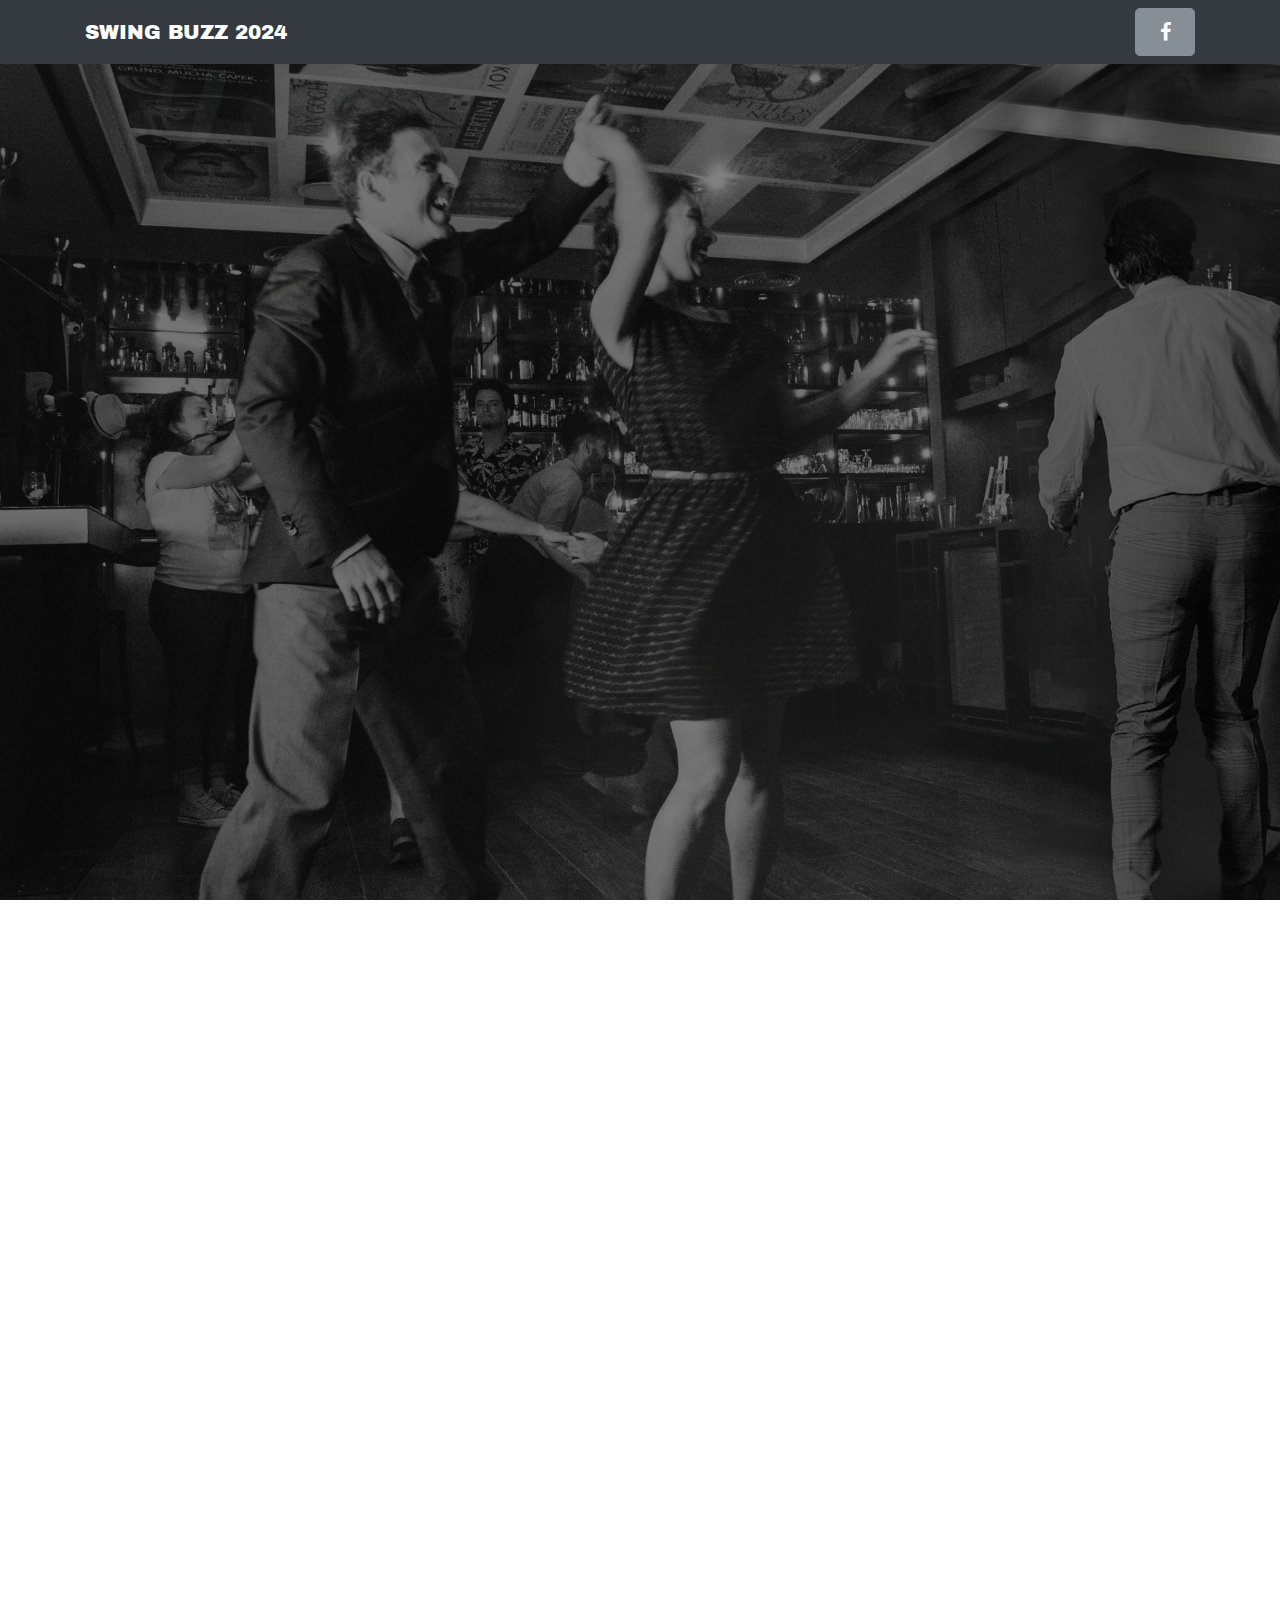
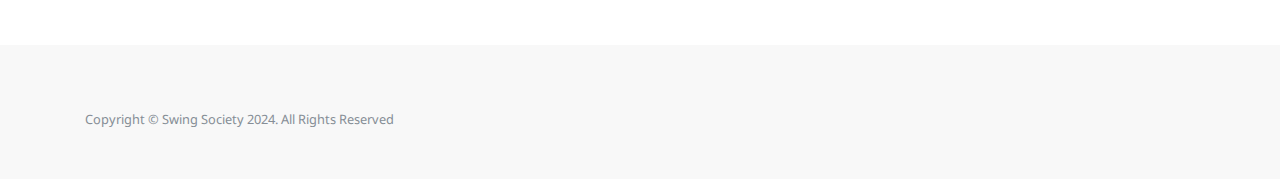
<file: register.html>
<!DOCTYPE html>
<html lang="en" xmlns="http://www.w3.org/1999/xhtml"
xmlns:og="http://ogp.me/ns#">

  <head>

    <meta charset="utf-8">
    <meta name="viewport" content="width=device-width, initial-scale=1, shrink-to-fit=no">
    <meta name="description" content="">
    <meta name="author" content="">

    <meta property="og:url" content="https://swingbuzz.eu/register" />
    <meta property="og:type" content="website" />
    <meta property="og:title" content="SWING BUZZ 2024" />
    <meta property="og:description" content="The ultimate festival for old school Jazz and Lindy Hop" />
    <meta property="og:image" content="img/fb-cover.jpg" />
    <meta property="og:image:width" content="1200" />
    <meta property="og:image:height" content="630" />

    <title>SWING BUZZ 2024</title>

    <link rel="preconnect" href="https://fonts.googleapis.com">
    <link rel="preconnect" href="https://fonts.gstatic.com" crossorigin>
    <link href="https://fonts.googleapis.com/css2?family=Archivo+Black&display=swap" rel="stylesheet">
    <link href="https://fonts.googleapis.com/css2?family=Noto+Sans:ital,wght@0,100..900;1,100..900&display=swap" rel="stylesheet">

    <title>Swing Buzz</title>

    <!-- Bootstrap core CSS -->
    <link href="vendor/bootstrap/css/bootstrap.min.css" rel="stylesheet">

    <!-- Custom fonts for this template -->
    <link href="vendor/font-awesome/css/font-awesome.min.css" rel="stylesheet" type="text/css">
    <link href="https://fonts.googleapis.com/css?family=Lato:300,400,700,300italic,400italic,700italic" rel="stylesheet" type="text/css">

    <!-- Custom styles for this template -->
    <link href="css/landing-page.css" rel="stylesheet">
    <link href="css/back-to-savoy-2020.css" rel="stylesheet">

    <link rel="icon" href="img/swing-buzz-text-only.png">

	  <!-- Meta Pixel Code -->
		<script>
		!function(f,b,e,v,n,t,s)
		{if(f.fbq)return;n=f.fbq=function(){n.callMethod?
		n.callMethod.apply(n,arguments):n.queue.push(arguments)};
		if(!f._fbq)f._fbq=n;n.push=n;n.loaded=!0;n.version='2.0';
		n.queue=[];t=b.createElement(e);t.async=!0;
		t.src=v;s=b.getElementsByTagName(e)[0];
		s.parentNode.insertBefore(t,s)}(window, document,'script',
		'https://connect.facebook.net/en_US/fbevents.js');
		fbq('init', '510263746287082');
		fbq('track', 'PageView');
		</script>
		<noscript><img height="1" width="1" style="display:none"
		src="https://www.facebook.com/tr?id=510263746287082&ev=PageView&noscript=1"
		/></noscript>
	<!-- End Meta Pixel Code -->
  </head>

  <body>

    <!-- Navigation -->
    <nav class="navbar navbar-expand-lg navbar-dark bg-dark fixed-top">
      <div class="container">
        <a class="navbar-brand archivo-black-regular" style="color: white;" href="index.html">SWING BUZZ 2024</a>
        <button class="navbar-toggler" type="button" data-toggle="collapse" data-target="#navbarResponsive" aria-controls="navbarResponsive" aria-expanded="false" aria-label="Toggle navigation">
          <span class="navbar-toggler-icon"></span>
        </button>
        <div class="collapse navbar-collapse" id="navbarResponsive">
          <ul class="navbar-nav ml-auto">
            <li class="nav-item">
                <a href="https://www.facebook.com/profile.php?id=61558998364426" class="btn btn-secondary btn-lg" target="_blank">
                  <i class="fa fa-facebook fa-fw"></i>
                  <span class="network-name"></span>
                </a>
          </ul>
        </div>
      </div>
    </nav>

    <div class="div-background"></div>

    <iframe
        class="google-form"
        src="https://docs.google.com/forms/d/e/1FAIpQLSdJbQkeCdUglAmsrKj_Ygp30vKrTgHIl8wLl4KXlGJr5l5kZQ/viewform?embedded=true"
        width="100%"
        height="1565px"
        frameborder="0"
        marginheight="0"
        marginwidth="0"
        style="margin-top: 80px;">Loading…
    </iframe>

    </section>
    <!-- /.content-section-b -->

    <!-- Footer -->
    <footer>
      <div class="container">
        <p class="copyright text-muted small">Copyright &copy; Swing Society 2024. All Rights Reserved</p>
      </div>
    </footer>

    <!-- Bootstrap core JavaScript -->
    <script src="vendor/jquery/jquery.min.js"></script>
    <script src="vendor/popper/popper.min.js"></script>
    <script src="vendor/bootstrap/js/bootstrap.min.js"></script>

  </body>

</html>
</file>
<file: css/landing-page.css>
/*!
 * Start Bootstrap - Landing Page (http://startbootstrap.com/template-overviews/landing-page)
 * Copyright 2013-2017 Start Bootstrap
 * Licensed under MIT (https://github.com/BlackrockDigital/startbootstrap-landing-page/blob/master/LICENSE)
 */

body, html {
    width: 100%;
    height: 100%;
}

body, h1, h2, h3, h4, h5, h6 {
    font-family: "Lato", "Helvetica Neue", Helvetica, Arial, sans-serif;
    font-weight: 700;
}

.main-wrapper {
    margin-top: 54px;
}

.intro-header {
    padding-top: 50px;
    padding-bottom: 50px;
    text-align: center;
    color: #f8f8f8;
    background: url(../img/swing_basics.png) no-repeat center center;
    background-size: cover;
}

.intro-message {
    position: relative;
    padding-top: 20%;
    padding-bottom: 20%;
}

    .intro-message > h1 {
        margin: 0;
        text-shadow: 2px 2px 3px rgba(0, 0, 0, 0.6);
        font-size: 5em;
    }

.intro-divider {
    width: 400px;
    border-top: 1px solid #f8f8f8;
    border-bottom: 1px solid rgba(0, 0, 0, 0.2);
}

.intro-message > h3 {
    text-shadow: 2px 2px 3px rgba(0, 0, 0, 0.6);
}

.intro-social-buttons i {
    font-size: 80%;
}

.img-header {
    margin-top: 60px;
    display: block;
    width: 100%;
    max-height: 550px;
    object-fit: cover;
}

.btn-register {
    background-color: #f28a11;
    border: none;
    border-radius: 0;
    color: black;
    padding: 15px 32px;
    text-align: center;
    text-decoration: none;
    display: inline-block;
    font-size: 16px;
    font-weight: 600;
    margin: 4px 2px;
    cursor: pointer;
    transition: 0.5s;
}

    .btn-register:hover {
        color: black;
        background-color: #ffbe3c;
    }

.subsection-heading {
    position: relative;
    margin-top: 0.9em;
}

    .subsection-heading:before {
        content: '';
        position: absolute;
        top: -0.9em;
        left: 0;
        height: 3px;
        width: 200px;
        background-color: #e7e7e7;
    }

    .subsection-heading.text-right:before,
    .subsection-heading.text-lg-right:before {
        left: auto;
        right: 0;
    }

@media only screen and (max-width: 991px) {
    .subsection-heading.text-lg-right:before {
        left: 0;
        right: auto;
    }
}

@media(max-width:767px) {
    .intro-message {
        padding-bottom: 15%;
    }

        .intro-message > h1 {
            font-size: 3em;
        }

    ul.intro-social-buttons > li {
        display: block;
        margin-bottom: 20px;
        padding: 0;
    }

        ul.intro-social-buttons > li:last-child {
            margin-bottom: 0;
        }

    .intro-divider {
        width: 100%;
    }
}

.network-name {
    text-transform: uppercase;
    font-size: 14px;
    font-weight: 400;
    letter-spacing: 2px;
}

.content-section-a {
    padding: 50px 0;
    background-color: #f8f8f8;
}

.content-section-b {
    padding: 50px 0;
    /* border-top: 1px solid #e7e7e7; */
}

.section-heading {
    margin-bottom: 30px;
}

.section-heading-spacer {
    float: left;
    width: 200px;
    /* border-top: 3px solid #e7e7e7; */
}

.banner {
    padding: 100px 0;
    color: #f8f8f8;
    background: url(../img/banner-bg.jpg) no-repeat center center;
    background-size: cover;
}

    .banner h2 {
        margin: 0;
        text-shadow: 2px 2px 3px rgba(0, 0, 0, 0.6);
        font-size: 3em;
    }

    .banner ul {
        margin-bottom: 0;
    }

.banner-social-buttons {
    float: right;
    margin-top: 0;
}

@media(max-width:1199px) {
    ul.banner-social-buttons {
        float: left;
        margin-top: 15px;
    }
}

@media(max-width:767px) {
    .banner h2 {
        margin: 0;
        text-shadow: 2px 2px 3px rgba(0, 0, 0, 0.6);
        font-size: 3em;
    }

    ul.banner-social-buttons > li {
        display: block;
        margin-bottom: 20px;
        padding: 0;
    }

        ul.banner-social-buttons > li:last-child {
            margin-bottom: 0;
        }
}

footer {
    padding: 50px 0;
    background-color: #f8f8f8;
}

p.copyright {
    margin: 15px 0 0;
}
</file>
<file: css/back-to-savoy-2020.css>
/*!
 * Start Bootstrap - Landing Page (http://startbootstrap.com/template-overviews/landing-page)
 * Copyright 2013-2017 Start Bootstrap
 * Licensed under MIT (https://github.com/BlackrockDigital/startbootstrap-landing-page/blob/master/LICENSE)
 */

 body {
    font-family: "Noto Sans", sans-serif;
  }

.div-background {
    background-image: url("../img/lennart-background.jpg");
    background-repeat: repeat;
    height: 100%;
    width: 100%;
    position: fixed;
    top: 0;
    z-index: -1;
}

.archivo-black-regular {
    font-family: "Archivo Black", sans-serif;
    font-weight: 400;
    font-style: normal;
  }

@media only screen and (max-width: 767px) {
    .div-background {
      background-image: url("../img/background-small.jpg");
      background-position: top center;
      background-size: cover;
    }
  }

.cover {
    position: relative;
}

.logo {        
    display:block;
    margin-left:auto;
    margin-right:auto;
    width: 500px;
    max-width: 70%;
  }

  .logo-text {
    margin-top: -40px;
    max-width: fit-content;
    margin-left: auto;
    margin-right: auto;
    font-size: 40px;
    color: #f28a11;
  }

.tinted-section {
    background-color: rgba(0,0,0,.5);
    color: #fff;
    padding: 16px;
}

.img-cover {
    margin-top: 3%;
    display: block;
    width: 100%;
    max-height: auto;
    object-fit: cover;
}

.profile-row {
    margin-top: 32px;
}

.btn-workshop:hover {
    bottom: 8%;
    transition: 0.5s;
}

.btn-inline {
    background-color: #f28a11;
    border: none;
    color: black;
    padding: 15px 32px;
    text-align: center;
    text-decoration: none;
    font-size: 16px;
    font-weight: 600;
    margin: 4px 2px;
    cursor: pointer;
    transition: 0.5s;
}

    .btn-inline:hover {
        background-color: #e3340c;
        bottom: 8%;
        transition: 0.5s;
    }

@media only screen and (min-width: 767px) {
    .btn-workshop {
        position: absolute;
        bottom: 7%;
        right: 6%;
    }

    .passes > .pass:not(:last-child) {
        margin-right: 30px;
    }
}

@media only screen and (max-width: 767px) {
    .btn-workshop {
        position: absolute;
        bottom: 7%;
        right: 6%;
    }

    .passes > .pass:not(:last-child) {
        margin-bottom: 30px;
    }
    
}

.passes {
    margin: 0;
    padding: 0;
    margin-bottom: 20px;
}

.passes li {
    list-style: none;
}

.passes .pass {
    background: #e3340c;
    color: white;
    padding: 10px;
    text-align: center;
    transform: skewY(-1deg);
    box-shadow: 10px -15px #f28a11;
}

.max-width-75 {
    max-width: 75%;
}

.img-sign-up {
    display: block;
    margin-left: auto;
    margin-right: auto;
    width: 100%;
    max-width: 650px;
  }
  
.google-form {
 display: block;
 margin-left: auto;
 margin-right: auto;
}

@media only screen and (max-width: 767px) {
    .btn-workshop {
        width: 100%;
        margin: 0;
    }
}
</file>
<file: css/bring-the-swing.css>
/*!
 * Start Bootstrap - Landing Page (http://startbootstrap.com/template-overviews/landing-page)
 * Copyright 2013-2017 Start Bootstrap
 * Licensed under MIT (https://github.com/BlackrockDigital/startbootstrap-landing-page/blob/master/LICENSE)
 */

.cover {
 position: relative;
}

.btn-workshop {
    background-color: #4caf50;
    border: none;
    color: white;
    padding: 15px 32px;
    text-align: center;
    text-decoration: none;
    display: inline-block;
    font-size: 16px;
    margin: 4px 2px;
    cursor: pointer;
}

@media only screen and (min-width: 767px) {
	.btn-workshop{
	position: absolute;
    bottom: 7%;
    right: 6%;
	}
}

.img-meghan {
    margin-top: -30px;
  display: block;
  width: 100%;
  max-height: auto;
  object-fit: cover;
}

@media only screen and (max-width: 767px) {
	.btn-workshop {
	width: 100%;
	margin-top: 10px;
	}
}
</file>
<file: css/master-class.css>
/*!
 * Start Bootstrap - Landing Page (http://startbootstrap.com/template-overviews/landing-page)
 * Copyright 2013-2017 Start Bootstrap
 * Licensed under MIT (https://github.com/BlackrockDigital/startbootstrap-landing-page/blob/master/LICENSE)
 */

.cover {
 position: relative;
}

.btn-workshop {
    background-color: #4caf50;
    border: none;
    color: white;
    padding: 15px 32px;
    text-align: center;
    text-decoration: none;
    display: inline-block;
    font-size: 16px;
    margin: 4px 2px;
    cursor: pointer;
}

@media only screen and (min-width: 767px) {
	.btn-workshop{
	position: absolute;
    bottom: 7%;
    right: 2%;
	}
}

.img-angela {
  display: block;
  width: 100%;
  max-height: auto;
  object-fit: cover;
}

@media only screen and (max-width: 767px) {
	.btn-workshop {
	width: 100%;
	margin-top: 10px;
	}
}
</file>
